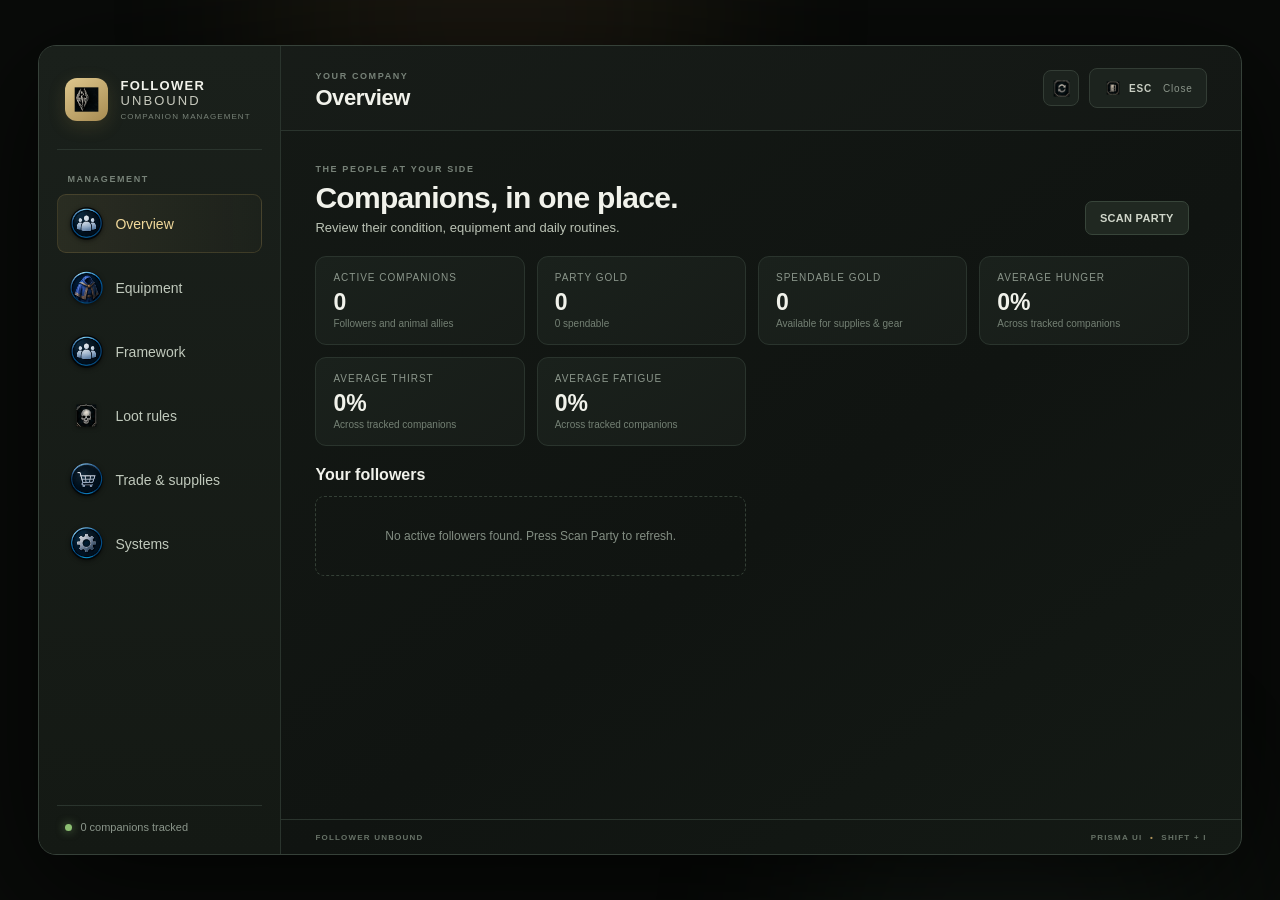
<file: PrismaUI/views/FollowerUnbound/index.html>
<!doctype html>
<html lang="en">
<head>
  <meta charset="utf-8"><meta name="viewport" content="width=device-width,initial-scale=1">
  <title>Follower Unbound</title><link rel="stylesheet" href="styles.css"><link rel="stylesheet" href="ui-polish.css">
</head>
<body>
  <div class="ambient ambient-a"></div><div class="ambient ambient-b"></div>
  <main class="shell">
    <aside class="rail">
      <div class="brand"><div class="brand-mark"> <img class="brand-icon" src="assets/icons/icon-logo.png" alt=""></div><div><b>FOLLOWER</b><b class="brand-light">UNBOUND</b><small>COMPANION MANAGEMENT</small></div></div>
      <div class="rail-label">MANAGEMENT</div>
      <nav id="navigation">
        <button class="nav-item active" data-page="overview"><img class="nav-icon" src="assets/icons/icon-followers.png" alt="">Overview</button>
        <button class="nav-item" data-page="equipment"><img class="nav-icon" src="assets/icons/icon-armor.png" alt="">Equipment</button>
        <button class="nav-item" data-page="framework"><img class="nav-icon" src="assets/icons/icon-followers.png" alt="">Framework</button>
        <button class="nav-item" data-page="loot"><img class="nav-icon" src="assets/icons/icon-skull.png" alt="">Loot rules</button>
        <button class="nav-item" data-page="economy"><img class="nav-icon" src="assets/icons/icon-cart.png" alt="">Trade & supplies</button>
        <button class="nav-item" data-page="settings"><img class="nav-icon" src="assets/icons/icon-settings.png" alt="">Systems</button>
      </nav>
      <div class="rail-bottom"><span class="status-dot"></span><span id="follower-count">Loading companions…</span></div>
    </aside>
    <section class="workspace">
      <header class="topbar"><div><span class="eyebrow">YOUR COMPANY</span><div class="top-title" id="page-title">Overview</div></div>
        <div class="top-actions"><button class="icon-button" id="refresh" title="Refresh followers"><img src="assets/icons/icon-refresh.png" alt=""></button><button class="close-button" id="close"><img src="assets/icons/icon-door.png" alt="">ESC <span>Close</span></button></div>
      </header>
      <div class="content" id="content"></div>
      <footer><span>FOLLOWER UNBOUND</span><span>PRISMA UI <i>•</i> SHIFT + I</span></footer>
    </section>
  </main>
  <div class="equip-prompt-backdrop" id="equip-prompt" hidden>
    <section class="equip-prompt-card" role="dialog" aria-modal="true" aria-labelledby="equip-prompt-title">
      <div class="equip-prompt-header-row">
        <span class="eyebrow">FOLLOWER EQUIPMENT</span>
        <span class="equip-prompt-slot-badge" id="equip-prompt-slot" hidden></span>
      </div>
      <h2 id="equip-prompt-title">A better item was found</h2>
      <p id="equip-prompt-summary"></p>
      <p id="equip-prompt-vendor" hidden></p>
      <p class="equip-prompt-reason" id="equip-prompt-reason"></p>
      <div class="equipment-offer-comparison" id="equipment-offer-comparison" hidden>
        <div><span>Current</span><strong id="equip-prompt-current-stats"></strong></div>
        <div><span>Offer</span><strong id="equip-prompt-candidate-stats"></strong></div>
        <div class="equipment-offer-price" id="equip-prompt-price-row"><span>Price</span><strong id="equip-prompt-price"></strong></div>
        <div class="equipment-offer-price" id="equip-prompt-funds-row"><span>Follower spendable gold</span><strong id="equip-prompt-funds"></strong></div>
      </div>
      <p class="equip-prompt-copy" id="equip-prompt-copy">Equip and protect this item? The previous item may become available for sale.</p>
      <div class="equip-prompt-actions"><button class="button secondary" id="equip-prompt-no">KEEP CURRENT</button><button class="button" id="equip-prompt-yes">EQUIP & PROTECT</button></div>
    </section>
  </div>
  <script src="app.js"></script>
</body>
</html>
</file>
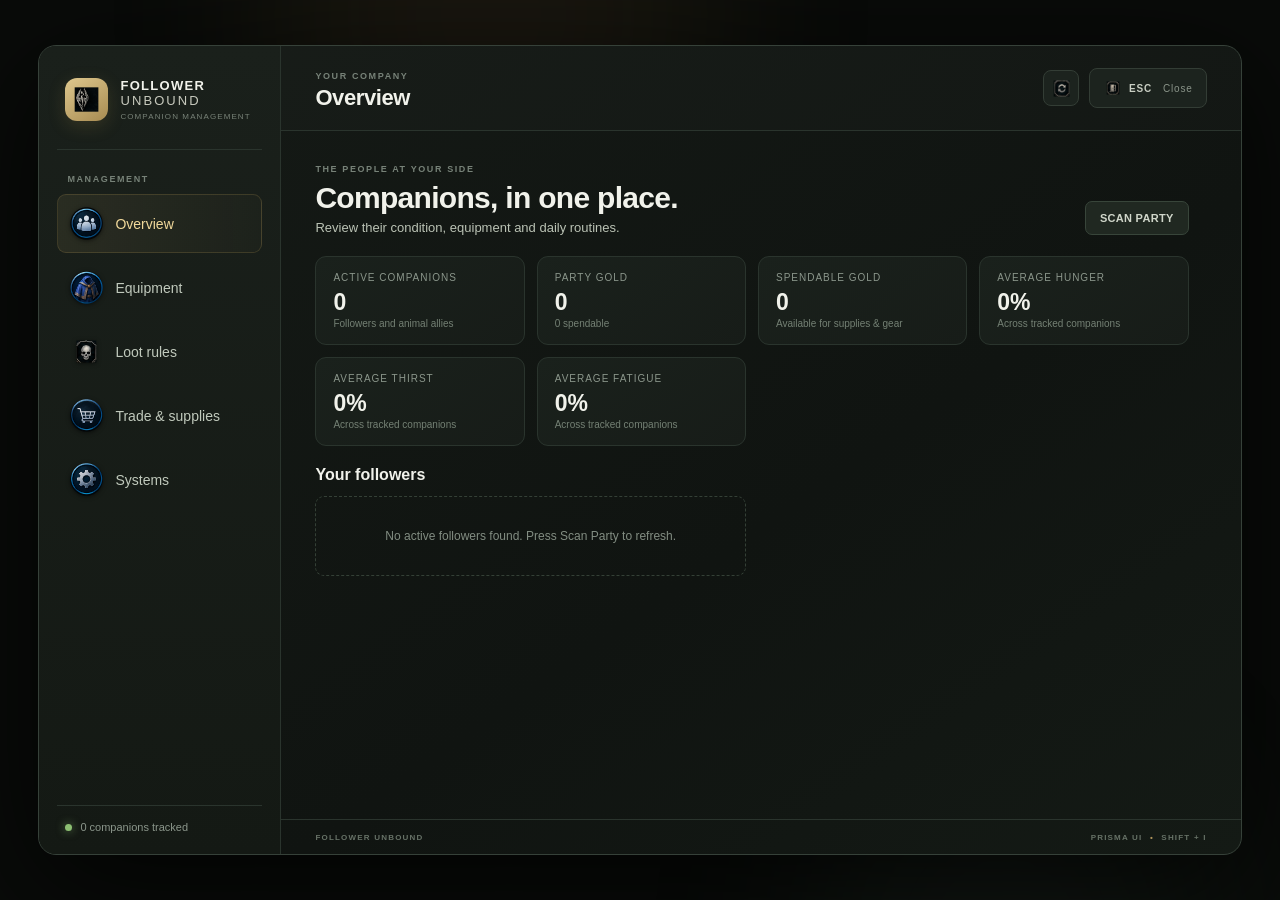
<file: Data/PrismaUI/views/FollowerUnbound/index.html>
<!doctype html>
<html lang="en">
<head>
  <meta charset="utf-8"><meta name="viewport" content="width=device-width,initial-scale=1">
  <title>Follower Unbound</title><link rel="stylesheet" href="styles.css"><link rel="stylesheet" href="ui-polish.css">
</head>
<body>
  <div class="ambient ambient-a"></div><div class="ambient ambient-b"></div>
  <main class="shell">
    <aside class="rail">
      <div class="brand"><div class="brand-mark"> <img class="brand-icon" src="assets/icons/icon-logo.png" alt=""></div><div><b>FOLLOWER</b><b class="brand-light">UNBOUND</b><small>COMPANION MANAGEMENT</small></div></div>
      <div class="rail-label">MANAGEMENT</div>
      <nav id="navigation">
        <button class="nav-item active" data-page="overview"><img class="nav-icon" src="assets/icons/icon-followers.png" alt="">Overview</button>
        <button class="nav-item" data-page="equipment"><img class="nav-icon" src="assets/icons/icon-armor.png" alt="">Equipment</button>
        <button class="nav-item" data-page="loot"><img class="nav-icon" src="assets/icons/icon-skull.png" alt="">Loot rules</button>
        <button class="nav-item" data-page="economy"><img class="nav-icon" src="assets/icons/icon-cart.png" alt="">Trade & supplies</button>
        <button class="nav-item" data-page="settings"><img class="nav-icon" src="assets/icons/icon-settings.png" alt="">Systems</button>
      </nav>
      <div class="rail-bottom"><span class="status-dot"></span><span id="follower-count">Loading companions…</span></div>
    </aside>
    <section class="workspace">
      <header class="topbar"><div><span class="eyebrow">YOUR COMPANY</span><div class="top-title" id="page-title">Overview</div></div>
        <div class="top-actions"><button class="icon-button" id="refresh" title="Refresh followers"><img src="assets/icons/icon-refresh.png" alt=""></button><button class="close-button" id="close"><img src="assets/icons/icon-door.png" alt="">ESC <span>Close</span></button></div>
      </header>
      <div class="content" id="content"></div>
      <footer><span>FOLLOWER UNBOUND</span><span>PRISMA UI <i>•</i> SHIFT + I</span></footer>
    </section>
  </main>
  <div class="equip-prompt-backdrop" id="equip-prompt" hidden>
    <section class="equip-prompt-card" role="dialog" aria-modal="true" aria-labelledby="equip-prompt-title">
      <div class="equip-prompt-header-row">
        <span class="eyebrow">FOLLOWER EQUIPMENT</span>
        <span class="equip-prompt-slot-badge" id="equip-prompt-slot" hidden></span>
      </div>
      <h2 id="equip-prompt-title">A better item was found</h2>
      <p id="equip-prompt-summary"></p>
      <p id="equip-prompt-vendor" hidden></p>
      <p class="equip-prompt-reason" id="equip-prompt-reason"></p>
      <div class="equipment-offer-comparison" id="equipment-offer-comparison" hidden>
        <div><span>Current</span><strong id="equip-prompt-current-stats"></strong></div>
        <div><span>Offer</span><strong id="equip-prompt-candidate-stats"></strong></div>
        <div class="equipment-offer-price" id="equip-prompt-price-row"><span>Price</span><strong id="equip-prompt-price"></strong></div>
        <div class="equipment-offer-price" id="equip-prompt-funds-row"><span>Follower spendable gold</span><strong id="equip-prompt-funds"></strong></div>
      </div>
      <p class="equip-prompt-copy" id="equip-prompt-copy">Equip and protect this item? The previous item may become available for sale.</p>
      <div class="equip-prompt-actions"><button class="button secondary" id="equip-prompt-no">KEEP CURRENT</button><button class="button" id="equip-prompt-yes">EQUIP & PROTECT</button></div>
    </section>
  </div>
  <script src="app.js"></script>
</body>
</html>
</file>
<file: PrismaUI/views/FollowerUnbound/styles.css>
:root{color-scheme:dark;--bg:#101411;--panel:#171c18;--panel2:#1c231e;--line:#2a342d;--text:#f1f2eb;--muted:#8b968b;--gold:#d2b575;--green:#a9c78b;--red:#d68672;--blue:#9eb8d6;font-family:'Segoe UI',Arial,sans-serif}*{box-sizing:border-box}html,body{margin:0;width:100%;height:100%;overflow:hidden;background:transparent;color:var(--text)}body{display:grid;place-items:center;background:rgba(4,7,5,.62)}button,input{font:inherit}.ambient{position:fixed;border-radius:50%;filter:blur(90px);opacity:.11;pointer-events:none}.ambient-a{width:470px;height:470px;background:#9b7942;top:-220px;left:20%}.ambient-b{width:420px;height:420px;background:#52755b;bottom:-240px;right:5%}.shell{position:relative;width:min(1470px,94vw);height:min(900px,90vh);min-height:560px;display:grid;grid-template-columns:242px 1fr;background:linear-gradient(145deg,#151a16 0%,#101411 60%,#141a15 100%);border:1px solid #364139;border-radius:18px;overflow:hidden;box-shadow:0 30px 120px #000b}.rail{display:flex;flex-direction:column;padding:28px 18px 18px;background:linear-gradient(180deg,#1a201b,#141914);border-right:1px solid var(--line)}.brand{display:flex;align-items:center;gap:12px;padding:4px 8px 28px;border-bottom:1px solid var(--line)}.brand-mark{width:43px;height:43px;border-radius:12px;display:grid;place-items:center;color:#1a1e17;background:linear-gradient(145deg,#dfc88e,#a78b51);font:800 15px Arial;letter-spacing:-1px;box-shadow:0 5px 18px #bb9a4a2c}.brand b{display:block;font:800 13px Arial;letter-spacing:1.3px}.brand .brand-light{font-weight:500;color:#c8cabe;letter-spacing:2.1px}.brand small{display:block;color:#788278;font-size:8px;letter-spacing:1.1px;margin-top:4px}.rail-label,.eyebrow{font-size:9px;font-weight:700;letter-spacing:1.6px;color:#778278}.rail-label{padding:24px 10px 10px}.rail nav{display:grid;gap:5px}.nav-item{width:100%;display:flex;align-items:center;gap:12px;border:1px solid transparent;background:transparent;color:#9ba59a;text-align:left;padding:12px;border-radius:9px;cursor:pointer;font-size:13px;transition:.15s}.nav-item:hover{background:#ffffff08;color:#e7e9e0}.nav-item.active{background:linear-gradient(90deg,#d2b57518,#d2b57506);border-color:#ad92513a;color:#f0d89a}.nav-icon{width:18px;text-align:center;color:#a69a76;font-size:15px}.rail-bottom{margin-top:auto;border-top:1px solid var(--line);padding:15px 8px 3px;display:flex;align-items:center;gap:8px;color:#8b968b;font-size:11px}.status-dot{width:7px;height:7px;background:#8cbf72;box-shadow:0 0 10px #8cbf72aa;border-radius:50%}.workspace{display:flex;min-width:0;flex-direction:column}.topbar{height:85px;flex:0 0 85px;display:flex;align-items:center;justify-content:space-between;padding:0 34px;border-bottom:1px solid var(--line);background:#ffffff03}.top-title{font:700 22px Arial;letter-spacing:-.4px;margin-top:2px}.top-actions{display:flex;align-items:center;gap:10px}.icon-button,.close-button{border:1px solid #333d35;background:#1c231e;color:#c9cec3;border-radius:8px;cursor:pointer}.icon-button{width:36px;height:36px;font-size:21px}.icon-button:hover,.close-button:hover{border-color:#a98b4c;color:#f3d994}.close-button{padding:9px 13px;font-size:10px;font-weight:700;letter-spacing:.8px}.close-button span{color:#8a9489;font-weight:500;margin-left:5px}.content{padding:27px 34px 22px;overflow:auto;flex:1}.content::-webkit-scrollbar{width:7px}.content::-webkit-scrollbar-thumb{background:#39433b;border-radius:8px}.hero{display:flex;align-items:flex-end;justify-content:space-between;margin-bottom:21px}.hero h1{margin:5px 0 5px;font:700 27px Arial;letter-spacing:-.7px}.hero p{color:#8d978c;font-size:12px;margin:0}.button{border:1px solid #8a7544;background:linear-gradient(135deg,#d2b575,#ad925a);color:#191b15;font-weight:700;font-size:11px;padding:10px 14px;border-radius:7px;cursor:pointer;letter-spacing:.3px}.button:hover{filter:brightness(1.09)}.button.secondary{background:#202821;border-color:#38453a;color:#d0d6ca}.button.danger{background:#2b201d;border-color:#6a3e36;color:#e7a191}.stats{display:grid;grid-template-columns:repeat(4,1fr);gap:12px;margin:20px 0}.stat-card,.panel,.follower-card,.gear-card{background:linear-gradient(145deg,#1a211c,#171c18);border:1px solid var(--line);border-radius:11px}.stat-card{padding:15px 17px}.stat-label{color:#8b968b;font-size:10px;text-transform:uppercase;letter-spacing:1px}.stat-value{font:700 23px Arial;margin-top:6px}.stat-hint{font-size:10px;color:#748074;margin-top:2px}.section-title{font:700 14px Arial;margin:0 0 12px}.follower-grid{display:grid;grid-template-columns:repeat(2,minmax(0,1fr));gap:12px}.follower-card{padding:16px;cursor:pointer;transition:.15s}.follower-card:hover,.follower-card.selected{border-color:#9d854c;transform:translateY(-1px)}.follower-top{display:flex;align-items:center;justify-content:space-between}.follower-name{font:700 15px Arial}.role-pill,.tag{font-size:9px;border-radius:999px;padding:5px 8px;color:#d8c58f;background:#d2b57512;border:1px solid #d2b57530}.follower-sub{color:#838e83;font-size:10px;margin-top:4px}.bars{display:grid;gap:8px;margin-top:15px}.bar-label{display:flex;justify-content:space-between;color:#a4ada1;font-size:10px;margin-bottom:4px}.bar{height:5px;background:#2b342c;border-radius:8px;overflow:hidden}.bar i{height:100%;display:block;border-radius:8px;background:var(--green)}.bar.thirst i{background:#8eb5d5}.bar.fatigue i{background:#d1ad70}.card-foot{display:flex;justify-content:space-between;border-top:1px solid #29312b;margin-top:13px;padding-top:11px;color:#8d978d;font-size:10px}.panel{padding:17px;margin-bottom:14px}.toolbar{display:flex;align-items:center;justify-content:space-between;gap:12px;margin-bottom:14px}.select{background:#202821;border:1px solid #354038;border-radius:7px;color:#e7e9e0;padding:9px 11px;min-width:190px}.tabs{display:flex;gap:6px;border-bottom:1px solid var(--line);margin-bottom:14px}.tab{padding:9px 12px;border:0;border-bottom:2px solid transparent;background:none;color:#8e988e;cursor:pointer;font-size:11px}.tab.active{border-color:var(--gold);color:#e7d29b}.gear-list{display:grid;gap:7px}.gear-card{display:flex;gap:12px;align-items:center;padding:10px 12px}.gear-card input[type=checkbox],.toggle input{accent-color:#ceb06d}.gear-name{font-size:12px;font-weight:600;flex:1}.gear-meta{font-size:10px;color:#8a958a}.gear-state{font-size:9px;color:#d4bd83}.empty{padding:32px;text-align:center;color:#828d82;border:1px dashed #344036;border-radius:9px;font-size:12px}.toggle-grid{display:grid;grid-template-columns:repeat(2,minmax(0,1fr));gap:9px}.toggle-row{display:flex;align-items:center;justify-content:space-between;gap:14px;padding:12px 13px;border:1px solid #2d372f;border-radius:8px;background:#ffffff03}.toggle-title{font-size:12px;font-weight:600}.toggle-copy{display:block;font-size:10px;color:#829082;margin-top:3px}.toggle{position:relative;display:inline-flex;align-items:center}.toggle input{width:16px;height:16px}.number-input{width:58px;border:1px solid #3b473d;background:#111713;border-radius:6px;color:#e4e7de;padding:6px 8px}.group-label{color:#c7b27a;font-size:10px;font-weight:700;letter-spacing:1px;margin:18px 0 9px}.settings-columns{display:grid;grid-template-columns:1fr 1fr;gap:14px}.notice{font-size:10px;color:#929c91;margin:0 0 12px}.footer-actions{display:flex;gap:8px;justify-content:flex-end;margin-top:14px}footer{height:35px;flex:0 0 35px;border-top:1px solid var(--line);display:flex;justify-content:space-between;align-items:center;padding:0 34px;color:#677267;font-size:8px;font-weight:700;letter-spacing:1.2px}footer i{font-style:normal;color:#ad925a;margin:0 4px}.toast{position:fixed;bottom:35px;right:35px;background:#222b24;border:1px solid #63714f;color:#dce6cf;padding:10px 14px;border-radius:8px;font-size:11px;box-shadow:0 8px 30px #0008;animation:fade 2.4s forwards}@keyframes fade{0%,70%{opacity:1}100%{opacity:0}}@media(max-width:850px){.shell{grid-template-columns:190px 1fr}.content{padding:22px}.stats{grid-template-columns:repeat(2,1fr)}.follower-grid{grid-template-columns:1fr}}@media(max-width:640px){.shell{width:100vw;height:100vh;border-radius:0;grid-template-columns:62px 1fr}.rail{padding:15px 7px}.brand{padding:4px 2px 18px}.brand>div:last-child,.rail-label,.nav-item:not(.active){font-size:0}.brand-mark{width:42px;height:42px}.nav-item{justify-content:center;padding:12px 0;font-size:0}.nav-icon{font-size:17px}.rail-bottom{font-size:0;justify-content:center}.topbar{padding:0 18px}.content{padding:18px}.toggle-grid,.settings-columns{grid-template-columns:1fr}footer{padding:0 18px}}

/* Trade & supplies layout: constrained inner lists keep every item reachable. */
.workspace{min-height:0}.content{min-height:0}.economy-panel{min-height:0}.economy-tabs{margin-top:14px}.trade-panel{min-height:0}.trade-panel-head{display:flex;justify-content:space-between;align-items:flex-start;gap:16px;padding:4px 2px 12px;border-bottom:1px solid var(--line)}.trade-panel-head .section-title{margin-bottom:4px}.trade-panel-head p{margin:0;color:#879387;font-size:11px;line-height:1.5}.trade-col-label{color:var(--gold);font-size:9px;font-weight:700;letter-spacing:1.2px}.trade-list{max-height:min(52vh,500px);overflow-y:auto;overscroll-behavior:contain;padding:4px 7px 4px 0}.trade-list::-webkit-scrollbar{width:7px}.trade-list::-webkit-scrollbar-thumb{background:#39443a;border-radius:8px}.trade-row{min-height:48px;display:grid;grid-template-columns:minmax(0,1fr) 150px 34px;align-items:center;gap:14px;padding:7px 9px;border-bottom:1px solid #28312a}.trade-row:hover,.sale-row:hover{background:#ffffff05}.trade-item{display:flex;align-items:center;gap:12px;min-width:0}.trade-name{font-size:12px;font-weight:600}.stock-badge{font-size:8px;letter-spacing:.5px;color:#849184;white-space:nowrap}.stock-badge b{color:#d8c58f;font-size:10px;margin-left:4px}.trade-target{display:flex;align-items:center;justify-content:space-between;gap:8px;color:#899488;font-size:10px;white-space:nowrap}.trade-target .number-input{width:60px}.auto-rule{font-size:9px;color:#829082;text-align:center}.sale-grid{display:grid;grid-template-columns:repeat(3,minmax(0,1fr));gap:16px;padding-top:10px}.sale-group{min-width:0}.sale-group .group-label{margin:8px 0}.sale-row{min-height:42px;display:flex;align-items:center;justify-content:space-between;gap:12px;padding:8px 10px;border:1px solid #2b352d;border-radius:7px;margin-bottom:6px;background:#ffffff02;color:#d5d9d0;font-size:11px}.craft-list{max-width:520px;padding-top:10px}.economy-panel>.section-title{margin-bottom:0}@media(max-width:850px){.sale-grid{grid-template-columns:repeat(2,minmax(0,1fr))}.trade-row{grid-template-columns:minmax(0,1fr) 128px 30px;gap:8px}}@media(max-width:640px){.sale-grid{grid-template-columns:1fr}.trade-row{grid-template-columns:minmax(0,1fr) 112px 28px;padding-left:3px;padding-right:3px}.trade-target{font-size:9px}.trade-name{font-size:11px}.stock-badge{font-size:7px}}
</file>
<file: PrismaUI/views/FollowerUnbound/ui-polish.css>
.follower-picker-wrap{display:grid;gap:6px;min-width:310px;color:#c7b27a;font-size:9px;font-weight:700;letter-spacing:1.1px}
.select.follower-picker{width:100%;height:48px;min-width:310px;padding:0 15px;font-size:15px;font-weight:600;border-color:#75633d;background:#202821}
.gear-list{grid-template-columns:repeat(auto-fill,minmax(155px,1fr));gap:11px;align-content:start}
.gear-list>.empty{grid-column:1/-1}
.content{min-height:0;overscroll-behavior:contain}
.toolbar{align-items:flex-start;flex-wrap:wrap}
.equipment-content{display:flex;flex-direction:column;min-height:0;overflow:hidden}
.equipment-content>.hero{flex:0 0 auto}
.equipment-content>.equipment-panel{display:flex;flex:1 1 0;flex-direction:column;min-height:0;overflow:hidden;margin-bottom:0}
.equipment-panel>.toolbar,.equipment-panel>.tabs{flex:0 0 auto}
.equipment-panel>.gear-list{display:grid;flex:1 1 0;min-height:0;max-height:none;overflow-y:auto;overflow-x:hidden;grid-template-columns:repeat(auto-fill,minmax(155px,1fr));grid-auto-rows:min-content;align-content:start;padding:3px 10px 8px 2px;scrollbar-width:thin;scrollbar-color:#59624c #171c18}
.equipment-panel>.gear-list::-webkit-scrollbar{width:9px}
.equipment-panel>.gear-list::-webkit-scrollbar-track{background:#171c18;border-radius:8px}
.equipment-panel>.gear-list::-webkit-scrollbar-thumb{background:#59624c;border:2px solid #171c18;border-radius:8px}
.gear-card{position:relative;min-height:158px;aspect-ratio:1/1;display:flex;flex-direction:column;align-items:flex-start;justify-content:flex-end;gap:8px;padding:15px;text-align:left;color:var(--text);cursor:pointer;transition:border-color .15s,background .15s,transform .15s}
.gear-card:hover{border-color:#9d854c;transform:translateY(-2px)}
.gear-card:focus-visible{outline:2px solid var(--gold);outline-offset:2px}
.gear-card.chosen{border-color:#d2b575;background:linear-gradient(145deg,#3b3424,#20251e);box-shadow:inset 0 0 0 1px #d2b57555}
.gear-check{position:absolute;top:12px;left:12px;width:25px;height:25px;display:grid;place-items:center;border:1px solid #536052;border-radius:6px;background:#111713;color:#1b2119;font-size:16px;font-weight:800}
.gear-card.chosen .gear-check{border-color:#d2b575;background:#d2b575}
.gear-name{padding-top:26px;font-size:13px;line-height:1.35}
.gear-meta{font-size:11px}
.gear-state{position:relative;z-index:1;display:flex;align-items:center;gap:6px;margin-top:3px;padding:6px 8px;border:1px solid #404837;border-radius:6px;background:#141a15;font-size:10px;cursor:pointer}
.gear-state input{accent-color:#ceb06d}
.toggle-row{min-height:54px;padding:13px 15px}
.toggle-title{font-size:13px}
.toggle input{width:19px;height:19px;cursor:pointer}
.equip-prompt-backdrop{position:fixed;inset:0;z-index:1000;display:grid;place-items:center;padding:24px;background:#050806d9;backdrop-filter:blur(8px)}
.equip-prompt-backdrop[hidden]{display:none}
.equip-prompt-card{width:min(520px,92vw);padding:30px;border:1px solid #877044;border-radius:14px;background:linear-gradient(145deg,#202720,#121713);box-shadow:0 24px 90px #000c}
.equip-prompt-card h2{margin:8px 0 18px;font:700 23px Arial;color:#f0d89a}
.equip-prompt-card p{margin:9px 0;color:#c8d0c5;font-size:14px;line-height:1.55}
.equip-prompt-card strong{color:#fff0c4}
.equip-prompt-card .equip-prompt-reason{color:#d2b575;font-size:12px}
.equip-prompt-card .equip-prompt-copy{color:#8f9a8e;font-size:11px}
.equip-prompt-actions{display:flex;justify-content:flex-end;gap:10px;margin-top:24px}
.equipment-offer-comparison{display:grid;grid-template-columns:1fr 1fr;gap:10px;margin:18px 0;padding:12px;border:1px solid #414a3b;border-radius:9px;background:#111713}
.equipment-offer-comparison[hidden]{display:none}
.equipment-offer-comparison>div{display:grid;gap:6px;padding:8px}
.equipment-offer-comparison span{color:#9ca493;font-size:10px;font-weight:700;letter-spacing:.8px;text-transform:uppercase}
.equipment-offer-comparison strong{color:#f1e6c8;font-size:13px;line-height:1.4;overflow-wrap:anywhere}
.equipment-offer-comparison .gear-stat-name,.equipment-offer-comparison .gear-stat-details{display:flex;align-items:center;gap:7px}
.equipment-offer-comparison .gear-stat-name{font-size:14px}
.equipment-offer-comparison .gear-stat-details{display:block;color:#c2c9bd;font-size:12px;line-height:1.55}
.equipment-offer-comparison.loot-upgrade{grid-template-columns:1fr;gap:8px}
.equipment-offer-comparison.loot-upgrade>div:not(.equipment-offer-price){padding:11px 13px;border:1px solid #343d33;border-radius:7px;background:#171e19}
.equipment-offer-comparison.loot-upgrade>div:nth-child(2){border-color:#75643f;background:#211f17}
.equipment-offer-comparison.loot-upgrade>div>span{font-size:10px}
.equipment-offer-comparison.loot-upgrade>div>strong{display:grid;gap:4px}
.equipment-offer-comparison .equipment-offer-price{grid-column:1/-1;display:flex;justify-content:space-between;border-top:1px solid #343c32;padding-top:12px}
.equipment-offer-comparison .equipment-offer-price[hidden]{display:none}
.equipment-offer-comparison .equipment-offer-price strong{color:#e4c77f}
@media(max-width:850px){.follower-picker-wrap,.select.follower-picker{min-width:230px}}

/* Larger race/sex portraits and selection cards on the follower overview. */
.follower-card{min-height:190px;display:flex;align-items:stretch;gap:18px;padding:16px}
.follower-portrait{width:100px;height:154px;flex:0 0 100px;object-fit:cover;object-position:center top;border:1px solid #77633d;border-radius:7px;background:linear-gradient(145deg,#34382d,#1d211c);box-shadow:0 4px 14px #0005}
.follower-portrait.portrait-missing{display:none}
.follower-card-body{min-width:0;flex:1;display:flex;flex-direction:column;justify-content:space-between}
.follower-card-body .follower-sub{text-transform:capitalize}
.toggle-row{cursor:pointer}
.toggle input{accent-color:#d2b575}
@media(max-width:640px){.follower-card{min-height:0;gap:12px;padding:12px}.follower-portrait{width:76px;height:116px;flex-basis:76px}}
/* Controls and item identity across every PrismaUI page. */
.follower-picker-wrap{display:grid;gap:7px;min-width:390px;color:#c7b27a;font-size:10px;font-weight:700;letter-spacing:1.2px}
.follower-picker-control{display:flex;align-items:center;gap:10px;padding:7px;border:1px solid #75633d;border-radius:10px;background:#202821;min-height:76px}
.select.follower-picker{width:100%;height:58px;min-width:0;padding:0 14px;font-size:17px;font-weight:650;border-color:#414b3c;background:#171e18}
.picker-portrait{width:52px;height:60px;flex:0 0 52px;object-fit:cover;object-position:top center;border:1px solid #77633d;border-radius:6px;background:#171e18}
.picker-placeholder{display:grid;place-items:center;color:#d2b575;font-size:28px}
.follower-picker-wrap>span:first-child{font-size:10px}
.item-icon{display:inline-grid;place-items:center;width:24px;height:24px;flex:0 0 24px;margin-right:8px;border:1px solid #a9905638;border-radius:6px;background:linear-gradient(145deg,#d2b57518,#ffffff04);font-size:15px;line-height:1}
.toggle-title .item-icon{vertical-align:middle}
.toggle-copy-wrap{min-width:0;display:block}
.item-label{display:inline-flex;align-items:center;min-width:0}
.gear-card{position:relative;min-height:158px;aspect-ratio:1/1;display:flex;flex-direction:column;align-items:flex-start;justify-content:flex-end;gap:8px;padding:15px;text-align:left;color:var(--text);cursor:pointer;transition:border-color .15s,background .15s,transform .15s}
.gear-card:hover{border-color:#9d854c;transform:translateY(-2px)}
.gear-card:focus-visible{outline:2px solid var(--gold);outline-offset:2px}
.gear-card.chosen{border-color:#d2b575;background:linear-gradient(145deg,#3b3424,#20251e);box-shadow:inset 0 0 0 1px #d2b57555}
.gear-check{position:absolute;top:12px;left:12px;width:30px;height:30px;display:grid;place-items:center;border:2px solid #8a987f;border-radius:7px;background:#0c120e;color:#172015;font-size:19px;font-weight:900;box-shadow:0 2px 8px #0009}
.gear-card.chosen .gear-check{border-color:#f0d89a;background:#d2b575;color:#13170f}
.equipped-tag{display:inline-flex;align-items:center;min-height:25px;padding:4px 9px;border:1px solid #78a9c9;border-radius:999px;background:#17364a;color:#c5eaff;font-size:11px;font-weight:800;letter-spacing:.7px;box-shadow:0 0 12px #2581b333}
.gear-name{padding-top:30px;font-size:13px;line-height:1.35}
.gear-name .item-icon{width:28px;height:28px;flex-basis:28px;font-size:17px}
.gear-meta{font-size:11px}
.gear-state{position:relative;z-index:1;display:flex;align-items:center;gap:7px;margin-top:3px;padding:7px 9px;border:1px solid #404837;border-radius:6px;background:#141a15;font-size:10px;cursor:pointer}
.gear-state input{width:19px;height:19px;accent-color:#ceb06d}
.toggle-row{min-height:58px;padding:14px 16px}
.toggle input{width:23px;height:23px;flex:0 0 23px;cursor:pointer;accent-color:#d2b575}
.trade-row{min-height:58px;grid-template-columns:minmax(0,1fr) 170px 42px;gap:16px;padding:9px 12px}
.trade-row>.toggle{width:38px;height:38px;justify-content:center;border:1px solid #58674f;border-radius:8px;background:#111713}
.trade-row>.toggle input{width:25px;height:25px}
.trade-name{display:flex;align-items:center;font-size:13px}
.stock-badge{font-size:9px}
.trade-target .number-input{width:68px;height:34px;text-align:center;font-size:14px}
.sale-row{min-height:48px;padding:9px 12px;font-size:12px}
.sale-row .toggle{width:36px;height:36px;justify-content:center;border:1px solid #485444;border-radius:7px;background:#111713}
.sale-row .toggle input{width:23px;height:23px}
.follower-card{min-height:210px}
.follower-portrait{width:112px;height:170px;flex-basis:112px}
.follower-card-body .item-icon{width:20px;height:20px;flex-basis:20px;margin-right:5px}
@media(max-width:850px){.follower-picker-wrap{min-width:280px}.follower-picker-control{min-height:66px}.picker-portrait{width:45px;height:52px;flex-basis:45px}.select.follower-picker{height:50px;font-size:15px}.trade-row{grid-template-columns:minmax(0,1fr) 142px 38px;gap:9px}}
@media(max-width:640px){.follower-picker-wrap{min-width:0;width:100%}.hero{align-items:stretch;flex-direction:column;gap:14px}.follower-card{min-height:0}.follower-portrait{width:82px;height:126px;flex-basis:82px}.trade-row{grid-template-columns:minmax(0,1fr) 112px 36px;gap:6px}.trade-target{font-size:9px}.trade-target .number-input{width:48px;height:30px}.trade-name{font-size:11px}.stock-badge{font-size:7px}.trade-row>.toggle{width:34px;height:34px}}
/* Keep the selection mark clear of the item icon and title. */
.gear-check{left:auto;right:12px;top:12px;width:28px;height:28px;border-width:2px;z-index:2}
.gear-name{display:flex;align-items:center;gap:7px;padding:34px 30px 0 0;min-width:0;overflow:visible}
.gear-name .item-icon{width:30px;height:30px;flex:0 0 30px;margin:0;font-size:20px;line-height:1;overflow:visible}
.gear-name>span:last-child{min-width:0;overflow-wrap:anywhere}
.trade-name .item-icon,.item-label .item-icon,.toggle-title .item-icon{width:26px;height:26px;flex:0 0 26px;margin-right:9px;font-size:18px;line-height:1;overflow:visible}
.gear-card input[data-gear-select]{position:absolute;top:12px;right:12px;left:auto;width:28px;height:28px;margin:0;z-index:2;accent-color:#d2b575}
@media(max-width:850px){.gear-name{padding-right:28px}}
/* Per-follower savings controls in Trade & Supplies. */
.savings-panel{margin:10px 0 14px;padding:14px 16px;border:1px solid #665638;border-radius:10px;background:linear-gradient(130deg,#d2b57510,#ffffff02)}
.savings-heading{display:flex;align-items:center;gap:12px}
.savings-heading>div{min-width:0;flex:1}
.savings-heading .section-title{display:flex;align-items:center;gap:8px;margin:0 0 4px}
.savings-heading p{margin:0;color:#8f998d;font-size:10px;line-height:1.45}
.savings-icon{width:34px;height:34px;flex:0 0 34px;display:grid;place-items:center;border:1px solid #a9905648;border-radius:9px;background:#d2b57518;color:#e5cc89;font-size:22px}
.savings-switch{width:42px;height:42px;justify-content:center;border:1px solid #58674f;border-radius:8px;background:#111713}
.savings-switch input{width:24px;height:24px}
.savings-controls{display:flex;align-items:end;gap:16px;margin:13px 0 0 46px;padding-top:11px;border-top:1px solid #ffffff0c}
.savings-controls>label{display:grid;gap:5px;color:#899488;font-size:10px}
.savings-controls .number-input{height:33px;width:125px;font-size:13px}
.savings-controls .percent-input{display:flex;align-items:center;gap:6px}
.savings-controls .percent-input .number-input{width:80px}
.savings-controls .percent-input b{color:#d2b575;font-size:13px}
.savings-balance{display:grid;gap:5px;margin-right:auto;color:#899488;font-size:10px}
.savings-balance strong{color:#e2d1a6;font-size:13px}
@media(max-width:640px){.savings-panel{padding:11px}.savings-controls{margin-left:0;gap:9px;flex-wrap:wrap}.savings-controls .number-input{width:96px}.savings-controls .percent-input .number-input{width:68px}.savings-balance{width:100%;margin:0}}
.settings-actions{display:flex;align-items:flex-end;gap:12px}
.settings-actions .follower-picker-wrap{min-width:330px}
.savings-setting{display:flex;align-items:center;justify-content:space-between;gap:18px}
.savings-setting>div{display:grid;gap:6px;color:#8d978c;font-size:11px}
.savings-setting>div strong{color:var(--text);font-size:14px}
.savings-setting label{display:grid;gap:6px;color:#c7b27a;font-size:10px;font-weight:700}
.savings-target-input{width:145px;height:38px;font-size:15px}
@media(max-width:850px){.settings-actions{align-items:stretch;flex-direction:column}.settings-actions .follower-picker-wrap{min-width:0}.savings-setting{align-items:flex-start;flex-direction:column}}
.buy-supplies-list{max-height:min(58vh,560px);padding-right:8px}.purchase-category{padding:0 4px 10px;margin-bottom:4px;border-bottom:1px solid #2b352d}.purchase-category .group-label{position:sticky;top:0;z-index:2;margin:0;padding:11px 5px 8px;background:#171c18;border-bottom:1px solid #303a31}.purchase-category .trade-row:last-child{border-bottom:0}.ingredient-category p{margin:4px 5px 10px;color:#879387;font-size:10px;line-height:1.45}
.buy-category-grid{display:grid;grid-template-columns:repeat(3,minmax(0,1fr));gap:14px;padding:8px 2px 12px}.buy-category-card{aspect-ratio:1.45;min-height:150px;display:flex;flex-direction:column;align-items:flex-start;justify-content:flex-start;gap:9px;padding:18px;border:1px solid #303a31;border-radius:13px;background:linear-gradient(145deg,#1d251f,#151a16);color:var(--text);text-align:left;cursor:pointer;transition:border-color .16s,transform .16s,background .16s}.buy-category-card:hover,.buy-category-card:focus-visible{border-color:#b39b62;background:linear-gradient(145deg,#252d24,#191f19);transform:translateY(-2px);outline:none}.buy-category-icon{font-size:25px;line-height:1}.buy-category-title{font-size:13px;font-weight:750;color:#e5d6b3}.buy-category-description{font-size:10px;line-height:1.4;color:#899488}.buy-category-arrow{display:flex;justify-content:space-between;align-items:center;gap:8px;width:100%;margin-top:auto;padding-top:8px;border-top:1px solid #303a31;color:#a9986f;font-size:9px;font-weight:750;letter-spacing:.08em}.buy-category-arrow b{font-size:15px}.buy-category-view-head{display:flex;align-items:center;gap:16px;margin:4px 0 12px}.buy-category-view-head>div{display:grid;gap:4px}.buy-category-view-head p{margin:0;color:#879387;font-size:10px}.buy-category-view-head .section-title{margin:0}.craft-option{cursor:help}.recipe-tooltip{position:fixed;z-index:10000;display:none;max-width:min(410px,calc(100vw - 24px));padding:11px 13px;border:1px solid #a99460;border-radius:8px;background:#101511;color:#eee2c5;box-shadow:0 8px 28px #000b;font-size:11px;line-height:1.5;white-space:normal;pointer-events:none}.recipe-tooltip.visible{display:block}
@media(max-width:920px){.buy-category-grid{grid-template-columns:repeat(2,minmax(0,1fr))}}
@media(max-width:560px){.buy-category-grid{grid-template-columns:1fr}.buy-category-card{aspect-ratio:auto;min-height:126px}.buy-category-view-head{align-items:flex-start;flex-direction:column}}
.brand-mark{overflow:hidden;padding:3px}.brand-icon{width:100%;height:100%;object-fit:contain;filter:sepia(.18) brightness(1.15)}
.nav-icon{display:block;width:29px;height:29px;flex:0 0 29px;object-fit:contain;border-radius:0;filter:drop-shadow(0 1px 2px #0008)}
.item-icon{display:block;object-fit:contain;border:0;border-radius:0;background:none;font-size:initial;line-height:normal}
.inline-icon{display:inline-block;width:20px;height:20px;vertical-align:middle;object-fit:contain;margin-right:4px}
.buy-category-icon{width:44px;height:44px;object-fit:contain;font-size:initial;line-height:normal}
.savings-icon{object-fit:contain;border:0;border-radius:0;background:none;color:inherit;font-size:initial}
.top-actions .icon-button{display:grid;place-items:center;padding:4px}.top-actions .icon-button img{width:25px;height:25px;object-fit:contain}
.close-button{display:inline-flex;align-items:center;gap:6px}.close-button img{width:20px;height:20px;object-fit:contain}
/* Larger, higher-contrast controls and scroll areas for comfortable reading. */
.content{padding-right:42px;scrollbar-gutter:stable;scrollbar-width:thin;scrollbar-color:#9b895c #171d18}
.content::-webkit-scrollbar{width:13px}
.content::-webkit-scrollbar-track{background:#171d18;border-left:1px solid #313a31}
.content::-webkit-scrollbar-thumb{background:#81734f;border:3px solid #171d18;border-radius:10px}
.trade-list,.buy-supplies-list{padding:8px 18px 10px 5px;scrollbar-gutter:stable;scrollbar-width:thin;scrollbar-color:#a08e60 #131914}
.trade-list::-webkit-scrollbar{width:13px}
.trade-list::-webkit-scrollbar-track{background:#131914;border-left:1px solid #303a30;border-radius:8px}
.trade-list::-webkit-scrollbar-thumb{background:#81734f;border:3px solid #131914;border-radius:10px}
.trade-row,.sale-row,.toggle-row{background:#1b231d;color:#e8e9df;border-color:#3b473c}
.trade-row:hover,.sale-row:hover,.toggle-row:hover{background:#252e26;border-color:#796a46}
.group-label,.purchase-category .group-label{font-size:12px;color:#e0c983;letter-spacing:1.05px}
.purchase-category .group-label{background:#171d18;border-bottom-color:#465144}
.section-title{font-size:16px}
.hero h1{font-size:30px}
.hero p,.trade-panel-head p{font-size:13px;color:#bbc3b5}
.trade-name,.toggle-title{font-size:15px}
.sale-row,.trade-target,.toggle-row{font-size:13px}
.toggle-copy{font-size:12px;color:#b0bbad}
.stock-badge{font-size:10px;color:#b5c0b2}
.stock-badge b{font-size:12px;color:#f0d89a}
.trade-row{min-height:64px;grid-template-columns:minmax(0,1fr) 180px 44px;gap:18px;padding:10px 13px}
.trade-target{gap:10px}
.trade-target .number-input{width:76px;height:38px;font-size:15px}
.trade-row>.toggle{width:42px;height:42px}
.trade-row>.toggle input,.sale-row .toggle input,.toggle-row .toggle input{width:27px;height:27px}
.sale-row{min-height:56px;padding:11px 13px}
.item-icon{width:30px;height:30px;flex-basis:30px}
.trade-name .item-icon,.item-label .item-icon,.toggle-title .item-icon{width:34px;height:34px;flex-basis:34px}
.gear-name .item-icon{width:38px;height:38px;flex-basis:38px}
.gear-name{font-size:15px}
.gear-meta,.gear-state{font-size:12px}
.buy-category-grid{gap:16px}
.buy-category-card{gap:11px;padding:20px;background:#1c241e;border-color:#3b473c}
.buy-category-icon{width:52px;height:52px}
.buy-category-title{font-size:15px;color:#f0e3c3}
.buy-category-description{font-size:12px;color:#b7c1b3}
.buy-category-arrow{font-size:11px;color:#d7c184}
.recipe-tooltip{font-size:13px;color:#fff1cc;max-width:min(460px,calc(100vw - 24px))}
.follower-name{font-size:17px}
.follower-sub,.bar-label,.card-foot{font-size:12px;color:#b3bdb0}
.role-pill,.tag{font-size:10px}
.nav-item{font-size:14px;color:#c0c9bc}
.nav-icon{width:33px;height:33px;flex-basis:33px}
.picker-portrait{width:58px;height:66px;flex-basis:58px}
.select.follower-picker{font-size:18px}
.savings-heading p,.savings-balance,.savings-controls>label{font-size:12px;color:#b2bcae}
.savings-balance strong{font-size:15px}
@media(max-width:850px){.content{padding-right:28px}.trade-row{grid-template-columns:minmax(0,1fr) 155px 42px;gap:10px}.trade-name{font-size:14px}}
@media(max-width:640px){.content{padding-right:18px}.trade-list,.buy-supplies-list{padding-right:10px}.trade-row{grid-template-columns:minmax(0,1fr) 112px 36px;gap:7px}.trade-row>.toggle{width:35px;height:35px}.trade-name,.toggle-title{font-size:13px}.stock-badge{font-size:9px}.buy-category-card{padding:16px}}
.trade-row[data-tooltip] .trade-name{cursor:help}.info-hint{width:18px;height:18px;flex:0 0 18px;display:inline-grid;place-items:center;margin-left:6px;border:1px solid #9d895c;border-radius:50%;color:#ecd697;font-size:11px;font-weight:800;line-height:1}
.hero{position:relative;z-index:20}
.follower-picker-wrap{position:relative;z-index:30}
.follower-picker-trigger{width:100%;height:76px;min-width:0;color:#f0f1e9;text-align:left;cursor:pointer;font-size:18px;font-weight:650}
.follower-picker-trigger:hover,.follower-picker-trigger:focus-visible{border-color:#d2b575;outline:none;box-shadow:0 0 0 2px #d2b57530}
.follower-picker-name{flex:1;min-width:0;overflow:hidden;text-overflow:ellipsis;white-space:nowrap}
.picker-chevron{padding:0 8px;color:#d7c184;font-size:12px}
.follower-picker-menu{position:absolute;top:calc(100% + 6px);left:0;right:0;z-index:500;max-height:min(44vh,360px);overflow-y:auto;padding:5px;border:1px solid #817047;border-radius:9px;background:#111713;box-shadow:0 14px 32px #000c;scrollbar-width:thin;scrollbar-color:#8c7a50 #111713}
.picker-option{width:100%;min-height:61px;display:flex;align-items:center;gap:11px;padding:6px 9px;border:1px solid transparent;border-radius:6px;background:#19211b;color:#e8e9df;text-align:left;cursor:pointer}
.picker-option+.picker-option{margin-top:4px}
.picker-option:hover,.picker-option:focus-visible,.picker-option.active{border-color:#9c854e;background:#272c21;outline:none}
.picker-option-portrait{width:40px;height:48px;flex:0 0 40px;object-fit:cover;object-position:top center;border:1px solid #71603b;border-radius:5px;background:#171e18}
.picker-option>span:not(.picker-option-portrait){display:grid;gap:3px;min-width:0}
.picker-option b{font-size:14px;line-height:1.25;overflow:hidden;text-overflow:ellipsis;white-space:nowrap}
.picker-option small{font-size:11px;color:#b4bfaf}
.equipment-panel>.gear-list,.gear-list{grid-template-columns:repeat(auto-fill,minmax(205px,1fr));gap:13px}
.gear-card{min-height:205px;padding:14px;gap:9px}
.gear-name{padding:34px 0 0;gap:7px;font-size:14px;line-height:1.3}
.gear-name .item-icon{width:36px;height:36px;flex:0 0 36px}
.gear-name>span:last-child{overflow-wrap:break-word;word-break:normal;hyphens:auto}
.gear-meta,.gear-state,.tag{font-size:12px}
@media(max-width:850px){.gear-list{grid-template-columns:repeat(auto-fill,minmax(170px,1fr))}.gear-card{min-height:190px}}
@media(max-width:640px){.gear-list{grid-template-columns:repeat(auto-fill,minmax(135px,1fr));gap:9px}.gear-card{min-height:175px;padding:11px}.gear-name{font-size:13px}.gear-name .item-icon{width:31px;height:31px;flex-basis:31px}.follower-picker-menu{max-height:40vh}}

/* Keep the equipment action beside its heading and avoid oversized empty grid tracks. */
.equipment-panel>.equipment-toolbar{display:grid;grid-template-columns:minmax(0,1fr) auto;align-items:start;gap:18px;margin-bottom:16px}
.equipment-toolbar>div{min-width:0}
.equipment-toolbar .section-title{margin-bottom:7px}
.equipment-toolbar .notice{max-width:880px;margin:0;font-size:12px;line-height:1.5;color:#b1bbae}
.equipment-toolbar>[data-equip-selected]{align-self:start;justify-self:end;white-space:nowrap;margin:0}
.equipment-gear-list{grid-template-columns:repeat(auto-fill,minmax(330px,1fr));grid-auto-rows:min-content;align-content:start;justify-content:start;gap:13px;min-height:0;max-height:none;overflow-y:auto;overflow-x:hidden;padding:4px 10px 10px 2px}
@media(max-width:640px){.equipment-gear-list{grid-template-columns:repeat(auto-fill,minmax(150px,1fr));gap:9px}}

.notification-actions{display:flex;gap:8px;margin-bottom:12px}
.mini-btn{padding:6px 12px;font-size:11px;letter-spacing:.08em}
.equip-prompt-header-row{display:flex;align-items:center;justify-content:space-between;gap:12px}
.equip-prompt-slot-badge{display:inline-flex;align-items:center;padding:3px 10px;border-radius:999px;background:rgba(220,170,70,0.18);border:1px solid rgba(220,170,70,0.45);color:#ffd885;font-size:11px;font-weight:700;letter-spacing:0.08em;text-transform:uppercase}
.slot-tag{background:rgba(255,255,255,0.08);border:1px solid rgba(255,255,255,0.18);color:#e2e8f0;font-size:10px;font-weight:600;padding:2px 7px;border-radius:4px;letter-spacing:0.04em}
/* Follower card footer styling: clean grid/flex alignment for gold, carry weight and actions */
.card-foot{display:flex;align-items:center;justify-content:space-between;gap:8px;border-top:1px solid #29312b;margin-top:10px;padding-top:8px;color:#8d978d;font-size:10px;flex-wrap:nowrap}
.follower-gold-foot{display:inline-flex;align-items:center;gap:3px;white-space:nowrap;font-size:10px;flex-shrink:1;min-width:0}
.follower-gold-foot b{color:#f6d289;font-weight:700}
.follower-gold-foot small{color:#a2ab9e;font-size:9px}
.follower-gold-foot .gold-sub-detail{opacity:0.75;font-size:9px;color:#859182}
.follower-carry-foot{display:inline-flex;align-items:center;white-space:nowrap;font-size:10px;color:#9aa599;margin:0 4px;flex-shrink:0}
.card-foot .gold-actions{display:inline-flex;align-items:center;gap:4px;flex-shrink:0;margin-left:auto}
.card-foot .gold-actions button{white-space:nowrap;padding:2px 7px;font-size:10px;height:24px;border-radius:4px;display:inline-flex;align-items:center;justify-content:center}
.card-foot .gold-actions .teleport-btn{background:linear-gradient(135deg,#2e3b2f,#1e2620);border-color:#526d55;color:#cce7cf;font-weight:600;padding:2px 8px}
.card-foot .gold-actions .teleport-btn:hover{border-color:#78a87d;color:#e8fbe9}


/* Equipment cards grow with their contents so names, icons and controls stay inside. */
.equipment-gear-list{grid-template-columns:repeat(auto-fill,minmax(min(100%,220px),1fr));grid-auto-rows:max-content;align-items:start;justify-content:stretch}
.equipment-gear-list .gear-card{display:flex;flex-direction:column;align-items:stretch;justify-content:flex-start;aspect-ratio:auto;width:100%;min-width:0;min-height:0;height:auto;gap:9px;padding:14px;overflow:hidden}
.equipment-gear-list .gear-name{display:flex;align-items:center;gap:8px;width:100%;min-width:0;padding:0 32px 0 0;overflow:hidden;font-size:14px;line-height:1.3}
.equipment-gear-list .gear-name .item-icon{width:30px;height:30px;flex:0 0 30px;margin:0;overflow:hidden}
.equipment-gear-list .gear-name>span:last-child{min-width:0;overflow-wrap:anywhere;word-break:normal;hyphens:auto}
.equipment-gear-list .gear-meta,.equipment-gear-list .gear-state,.equipment-gear-list .tag{max-width:100%;overflow-wrap:anywhere}
.equipment-gear-list .gear-card>div[style*="display:flex"]{width:100%;min-width:0;align-items:flex-start;flex-wrap:wrap}
.equipment-gear-list .gear-card input[data-gear-select]{top:10px;right:10px;width:24px;height:24px}
@media(max-width:640px){.equipment-gear-list{grid-template-columns:repeat(auto-fill,minmax(min(100%,165px),1fr));gap:9px}.equipment-gear-list .gear-card{padding:12px}.equipment-gear-list .gear-name{font-size:13px}}

/* Keep the language control compact instead of letting its one-item panel stretch. */
.settings-columns>.panel:first-child{grid-column:1/-1;display:flex;align-items:center;justify-content:space-between;gap:20px;padding:12px 16px;margin-bottom:0}
.settings-columns>.panel:first-child .group-label{margin:0 0 3px}
.settings-columns>.panel:first-child .toggle-grid{display:block;flex:0 0 auto}
.settings-columns>.panel:first-child .toggle-row{min-width:min(340px,38vw);padding:0;border:0;background:transparent}
.settings-columns>.panel:first-child .toggle-copy{font-size:11px;line-height:1.35}
.settings-columns>.panel:first-child .select{width:150px;min-width:150px;height:36px;padding:4px 9px;font-size:12px}
@media(max-width:640px){.settings-columns>.panel:first-child{align-items:stretch;flex-direction:column;gap:10px}.settings-columns>.panel:first-child .toggle-row{min-width:0}.settings-columns>.panel:first-child .select{width:100%}}
</file>
<file: Data/PrismaUI/views/FollowerUnbound/styles.css>
:root{color-scheme:dark;--bg:#101411;--panel:#171c18;--panel2:#1c231e;--line:#2a342d;--text:#f1f2eb;--muted:#8b968b;--gold:#d2b575;--green:#a9c78b;--red:#d68672;--blue:#9eb8d6;font-family:'Segoe UI',Arial,sans-serif}*{box-sizing:border-box}html,body{margin:0;width:100%;height:100%;overflow:hidden;background:transparent;color:var(--text)}body{display:grid;place-items:center;background:rgba(4,7,5,.62)}button,input{font:inherit}.ambient{position:fixed;border-radius:50%;filter:blur(90px);opacity:.11;pointer-events:none}.ambient-a{width:470px;height:470px;background:#9b7942;top:-220px;left:20%}.ambient-b{width:420px;height:420px;background:#52755b;bottom:-240px;right:5%}.shell{position:relative;width:min(1470px,94vw);height:min(900px,90vh);min-height:560px;display:grid;grid-template-columns:242px 1fr;background:linear-gradient(145deg,#151a16 0%,#101411 60%,#141a15 100%);border:1px solid #364139;border-radius:18px;overflow:hidden;box-shadow:0 30px 120px #000b}.rail{display:flex;flex-direction:column;padding:28px 18px 18px;background:linear-gradient(180deg,#1a201b,#141914);border-right:1px solid var(--line)}.brand{display:flex;align-items:center;gap:12px;padding:4px 8px 28px;border-bottom:1px solid var(--line)}.brand-mark{width:43px;height:43px;border-radius:12px;display:grid;place-items:center;color:#1a1e17;background:linear-gradient(145deg,#dfc88e,#a78b51);font:800 15px Arial;letter-spacing:-1px;box-shadow:0 5px 18px #bb9a4a2c}.brand b{display:block;font:800 13px Arial;letter-spacing:1.3px}.brand .brand-light{font-weight:500;color:#c8cabe;letter-spacing:2.1px}.brand small{display:block;color:#788278;font-size:8px;letter-spacing:1.1px;margin-top:4px}.rail-label,.eyebrow{font-size:9px;font-weight:700;letter-spacing:1.6px;color:#778278}.rail-label{padding:24px 10px 10px}.rail nav{display:grid;gap:5px}.nav-item{width:100%;display:flex;align-items:center;gap:12px;border:1px solid transparent;background:transparent;color:#9ba59a;text-align:left;padding:12px;border-radius:9px;cursor:pointer;font-size:13px;transition:.15s}.nav-item:hover{background:#ffffff08;color:#e7e9e0}.nav-item.active{background:linear-gradient(90deg,#d2b57518,#d2b57506);border-color:#ad92513a;color:#f0d89a}.nav-icon{width:18px;text-align:center;color:#a69a76;font-size:15px}.rail-bottom{margin-top:auto;border-top:1px solid var(--line);padding:15px 8px 3px;display:flex;align-items:center;gap:8px;color:#8b968b;font-size:11px}.status-dot{width:7px;height:7px;background:#8cbf72;box-shadow:0 0 10px #8cbf72aa;border-radius:50%}.workspace{display:flex;min-width:0;flex-direction:column}.topbar{height:85px;flex:0 0 85px;display:flex;align-items:center;justify-content:space-between;padding:0 34px;border-bottom:1px solid var(--line);background:#ffffff03}.top-title{font:700 22px Arial;letter-spacing:-.4px;margin-top:2px}.top-actions{display:flex;align-items:center;gap:10px}.icon-button,.close-button{border:1px solid #333d35;background:#1c231e;color:#c9cec3;border-radius:8px;cursor:pointer}.icon-button{width:36px;height:36px;font-size:21px}.icon-button:hover,.close-button:hover{border-color:#a98b4c;color:#f3d994}.close-button{padding:9px 13px;font-size:10px;font-weight:700;letter-spacing:.8px}.close-button span{color:#8a9489;font-weight:500;margin-left:5px}.content{padding:27px 34px 22px;overflow:auto;flex:1}.content::-webkit-scrollbar{width:7px}.content::-webkit-scrollbar-thumb{background:#39433b;border-radius:8px}.hero{display:flex;align-items:flex-end;justify-content:space-between;margin-bottom:21px}.hero h1{margin:5px 0 5px;font:700 27px Arial;letter-spacing:-.7px}.hero p{color:#8d978c;font-size:12px;margin:0}.button{border:1px solid #8a7544;background:linear-gradient(135deg,#d2b575,#ad925a);color:#191b15;font-weight:700;font-size:11px;padding:10px 14px;border-radius:7px;cursor:pointer;letter-spacing:.3px}.button:hover{filter:brightness(1.09)}.button.secondary{background:#202821;border-color:#38453a;color:#d0d6ca}.button.danger{background:#2b201d;border-color:#6a3e36;color:#e7a191}.stats{display:grid;grid-template-columns:repeat(4,1fr);gap:12px;margin:20px 0}.stat-card,.panel,.follower-card,.gear-card{background:linear-gradient(145deg,#1a211c,#171c18);border:1px solid var(--line);border-radius:11px}.stat-card{padding:15px 17px}.stat-label{color:#8b968b;font-size:10px;text-transform:uppercase;letter-spacing:1px}.stat-value{font:700 23px Arial;margin-top:6px}.stat-hint{font-size:10px;color:#748074;margin-top:2px}.section-title{font:700 14px Arial;margin:0 0 12px}.follower-grid{display:grid;grid-template-columns:repeat(2,minmax(0,1fr));gap:12px}.follower-card{padding:16px;cursor:pointer;transition:.15s}.follower-card:hover,.follower-card.selected{border-color:#9d854c;transform:translateY(-1px)}.follower-top{display:flex;align-items:center;justify-content:space-between}.follower-name{font:700 15px Arial}.role-pill,.tag{font-size:9px;border-radius:999px;padding:5px 8px;color:#d8c58f;background:#d2b57512;border:1px solid #d2b57530}.follower-sub{color:#838e83;font-size:10px;margin-top:4px}.bars{display:grid;gap:8px;margin-top:15px}.bar-label{display:flex;justify-content:space-between;color:#a4ada1;font-size:10px;margin-bottom:4px}.bar{height:5px;background:#2b342c;border-radius:8px;overflow:hidden}.bar i{height:100%;display:block;border-radius:8px;background:var(--green)}.bar.thirst i{background:#8eb5d5}.bar.fatigue i{background:#d1ad70}.card-foot{display:flex;justify-content:space-between;border-top:1px solid #29312b;margin-top:13px;padding-top:11px;color:#8d978d;font-size:10px}.panel{padding:17px;margin-bottom:14px}.toolbar{display:flex;align-items:center;justify-content:space-between;gap:12px;margin-bottom:14px}.select{background:#202821;border:1px solid #354038;border-radius:7px;color:#e7e9e0;padding:9px 11px;min-width:190px}.tabs{display:flex;gap:6px;border-bottom:1px solid var(--line);margin-bottom:14px}.tab{padding:9px 12px;border:0;border-bottom:2px solid transparent;background:none;color:#8e988e;cursor:pointer;font-size:11px}.tab.active{border-color:var(--gold);color:#e7d29b}.gear-list{display:grid;gap:7px}.gear-card{display:flex;gap:12px;align-items:center;padding:10px 12px}.gear-card input[type=checkbox],.toggle input{accent-color:#ceb06d}.gear-name{font-size:12px;font-weight:600;flex:1}.gear-meta{font-size:10px;color:#8a958a}.gear-state{font-size:9px;color:#d4bd83}.empty{padding:32px;text-align:center;color:#828d82;border:1px dashed #344036;border-radius:9px;font-size:12px}.toggle-grid{display:grid;grid-template-columns:repeat(2,minmax(0,1fr));gap:9px}.toggle-row{display:flex;align-items:center;justify-content:space-between;gap:14px;padding:12px 13px;border:1px solid #2d372f;border-radius:8px;background:#ffffff03}.toggle-title{font-size:12px;font-weight:600}.toggle-copy{display:block;font-size:10px;color:#829082;margin-top:3px}.toggle{position:relative;display:inline-flex;align-items:center}.toggle input{width:16px;height:16px}.number-input{width:58px;border:1px solid #3b473d;background:#111713;border-radius:6px;color:#e4e7de;padding:6px 8px}.group-label{color:#c7b27a;font-size:10px;font-weight:700;letter-spacing:1px;margin:18px 0 9px}.settings-columns{display:grid;grid-template-columns:1fr 1fr;gap:14px}.notice{font-size:10px;color:#929c91;margin:0 0 12px}.footer-actions{display:flex;gap:8px;justify-content:flex-end;margin-top:14px}footer{height:35px;flex:0 0 35px;border-top:1px solid var(--line);display:flex;justify-content:space-between;align-items:center;padding:0 34px;color:#677267;font-size:8px;font-weight:700;letter-spacing:1.2px}footer i{font-style:normal;color:#ad925a;margin:0 4px}.toast{position:fixed;bottom:35px;right:35px;background:#222b24;border:1px solid #63714f;color:#dce6cf;padding:10px 14px;border-radius:8px;font-size:11px;box-shadow:0 8px 30px #0008;animation:fade 2.4s forwards}@keyframes fade{0%,70%{opacity:1}100%{opacity:0}}@media(max-width:850px){.shell{grid-template-columns:190px 1fr}.content{padding:22px}.stats{grid-template-columns:repeat(2,1fr)}.follower-grid{grid-template-columns:1fr}}@media(max-width:640px){.shell{width:100vw;height:100vh;border-radius:0;grid-template-columns:62px 1fr}.rail{padding:15px 7px}.brand{padding:4px 2px 18px}.brand>div:last-child,.rail-label,.nav-item:not(.active){font-size:0}.brand-mark{width:42px;height:42px}.nav-item{justify-content:center;padding:12px 0;font-size:0}.nav-icon{font-size:17px}.rail-bottom{font-size:0;justify-content:center}.topbar{padding:0 18px}.content{padding:18px}.toggle-grid,.settings-columns{grid-template-columns:1fr}footer{padding:0 18px}}

/* Trade & supplies layout: constrained inner lists keep every item reachable. */
.workspace{min-height:0}.content{min-height:0}.economy-panel{min-height:0}.economy-tabs{margin-top:14px}.trade-panel{min-height:0}.trade-panel-head{display:flex;justify-content:space-between;align-items:flex-start;gap:16px;padding:4px 2px 12px;border-bottom:1px solid var(--line)}.trade-panel-head .section-title{margin-bottom:4px}.trade-panel-head p{margin:0;color:#879387;font-size:11px;line-height:1.5}.trade-col-label{color:var(--gold);font-size:9px;font-weight:700;letter-spacing:1.2px}.trade-list{max-height:min(52vh,500px);overflow-y:auto;overscroll-behavior:contain;padding:4px 7px 4px 0}.trade-list::-webkit-scrollbar{width:7px}.trade-list::-webkit-scrollbar-thumb{background:#39443a;border-radius:8px}.trade-row{min-height:48px;display:grid;grid-template-columns:minmax(0,1fr) 150px 34px;align-items:center;gap:14px;padding:7px 9px;border-bottom:1px solid #28312a}.trade-row:hover,.sale-row:hover{background:#ffffff05}.trade-item{display:flex;align-items:center;gap:12px;min-width:0}.trade-name{font-size:12px;font-weight:600}.stock-badge{font-size:8px;letter-spacing:.5px;color:#849184;white-space:nowrap}.stock-badge b{color:#d8c58f;font-size:10px;margin-left:4px}.trade-target{display:flex;align-items:center;justify-content:space-between;gap:8px;color:#899488;font-size:10px;white-space:nowrap}.trade-target .number-input{width:60px}.auto-rule{font-size:9px;color:#829082;text-align:center}.sale-grid{display:grid;grid-template-columns:repeat(3,minmax(0,1fr));gap:16px;padding-top:10px}.sale-group{min-width:0}.sale-group .group-label{margin:8px 0}.sale-row{min-height:42px;display:flex;align-items:center;justify-content:space-between;gap:12px;padding:8px 10px;border:1px solid #2b352d;border-radius:7px;margin-bottom:6px;background:#ffffff02;color:#d5d9d0;font-size:11px}.craft-list{max-width:520px;padding-top:10px}.economy-panel>.section-title{margin-bottom:0}@media(max-width:850px){.sale-grid{grid-template-columns:repeat(2,minmax(0,1fr))}.trade-row{grid-template-columns:minmax(0,1fr) 128px 30px;gap:8px}}@media(max-width:640px){.sale-grid{grid-template-columns:1fr}.trade-row{grid-template-columns:minmax(0,1fr) 112px 28px;padding-left:3px;padding-right:3px}.trade-target{font-size:9px}.trade-name{font-size:11px}.stock-badge{font-size:7px}}
</file>
<file: Data/PrismaUI/views/FollowerUnbound/ui-polish.css>
.follower-picker-wrap{display:grid;gap:6px;min-width:310px;color:#c7b27a;font-size:9px;font-weight:700;letter-spacing:1.1px}
.select.follower-picker{width:100%;height:48px;min-width:310px;padding:0 15px;font-size:15px;font-weight:600;border-color:#75633d;background:#202821}
.gear-list{grid-template-columns:repeat(auto-fill,minmax(155px,1fr));gap:11px;align-content:start}
.gear-list>.empty{grid-column:1/-1}
.content{min-height:0;overscroll-behavior:contain}
.toolbar{align-items:flex-start;flex-wrap:wrap}
.equipment-content{display:flex;flex-direction:column;min-height:0;overflow:hidden}
.equipment-content>.hero{flex:0 0 auto}
.equipment-content>.equipment-panel{display:flex;flex:1 1 0;flex-direction:column;min-height:0;overflow:hidden;margin-bottom:0}
.equipment-panel>.toolbar,.equipment-panel>.tabs{flex:0 0 auto}
.equipment-panel>.gear-list{display:grid;flex:1 1 0;min-height:0;max-height:none;overflow-y:auto;overflow-x:hidden;grid-template-columns:repeat(auto-fill,minmax(155px,1fr));grid-auto-rows:min-content;align-content:start;padding:3px 10px 8px 2px;scrollbar-width:thin;scrollbar-color:#59624c #171c18}
.equipment-panel>.gear-list::-webkit-scrollbar{width:9px}
.equipment-panel>.gear-list::-webkit-scrollbar-track{background:#171c18;border-radius:8px}
.equipment-panel>.gear-list::-webkit-scrollbar-thumb{background:#59624c;border:2px solid #171c18;border-radius:8px}
.gear-card{position:relative;min-height:158px;aspect-ratio:1/1;display:flex;flex-direction:column;align-items:flex-start;justify-content:flex-end;gap:8px;padding:15px;text-align:left;color:var(--text);cursor:pointer;transition:border-color .15s,background .15s,transform .15s}
.gear-card:hover{border-color:#9d854c;transform:translateY(-2px)}
.gear-card:focus-visible{outline:2px solid var(--gold);outline-offset:2px}
.gear-card.chosen{border-color:#d2b575;background:linear-gradient(145deg,#3b3424,#20251e);box-shadow:inset 0 0 0 1px #d2b57555}
.gear-check{position:absolute;top:12px;left:12px;width:25px;height:25px;display:grid;place-items:center;border:1px solid #536052;border-radius:6px;background:#111713;color:#1b2119;font-size:16px;font-weight:800}
.gear-card.chosen .gear-check{border-color:#d2b575;background:#d2b575}
.gear-name{padding-top:26px;font-size:13px;line-height:1.35}
.gear-meta{font-size:11px}
.gear-state{position:relative;z-index:1;display:flex;align-items:center;gap:6px;margin-top:3px;padding:6px 8px;border:1px solid #404837;border-radius:6px;background:#141a15;font-size:10px;cursor:pointer}
.gear-state input{accent-color:#ceb06d}
.toggle-row{min-height:54px;padding:13px 15px}
.toggle-title{font-size:13px}
.toggle input{width:19px;height:19px;cursor:pointer}
.equip-prompt-backdrop{position:fixed;inset:0;z-index:1000;display:grid;place-items:center;padding:24px;background:#050806d9;backdrop-filter:blur(8px)}
.equip-prompt-backdrop[hidden]{display:none}
.equip-prompt-card{width:min(520px,92vw);padding:30px;border:1px solid #877044;border-radius:14px;background:linear-gradient(145deg,#202720,#121713);box-shadow:0 24px 90px #000c}
.equip-prompt-card h2{margin:8px 0 18px;font:700 23px Arial;color:#f0d89a}
.equip-prompt-card p{margin:9px 0;color:#c8d0c5;font-size:14px;line-height:1.55}
.equip-prompt-card strong{color:#fff0c4}
.equip-prompt-card .equip-prompt-reason{color:#d2b575;font-size:12px}
.equip-prompt-card .equip-prompt-copy{color:#8f9a8e;font-size:11px}
.equip-prompt-actions{display:flex;justify-content:flex-end;gap:10px;margin-top:24px}
.equipment-offer-comparison{display:grid;grid-template-columns:1fr 1fr;gap:10px;margin:18px 0;padding:12px;border:1px solid #414a3b;border-radius:9px;background:#111713}
.equipment-offer-comparison[hidden]{display:none}
.equipment-offer-comparison>div{display:grid;gap:6px;padding:8px}
.equipment-offer-comparison span{color:#9ca493;font-size:10px;font-weight:700;letter-spacing:.8px;text-transform:uppercase}
.equipment-offer-comparison strong{color:#f1e6c8;font-size:13px;line-height:1.4;overflow-wrap:anywhere}
.equipment-offer-comparison .gear-stat-name,.equipment-offer-comparison .gear-stat-details{display:flex;align-items:center;gap:7px}
.equipment-offer-comparison .gear-stat-name{font-size:14px}
.equipment-offer-comparison .gear-stat-details{display:block;color:#c2c9bd;font-size:12px;line-height:1.55}
.equipment-offer-comparison.loot-upgrade{grid-template-columns:1fr;gap:8px}
.equipment-offer-comparison.loot-upgrade>div:not(.equipment-offer-price){padding:11px 13px;border:1px solid #343d33;border-radius:7px;background:#171e19}
.equipment-offer-comparison.loot-upgrade>div:nth-child(2){border-color:#75643f;background:#211f17}
.equipment-offer-comparison.loot-upgrade>div>span{font-size:10px}
.equipment-offer-comparison.loot-upgrade>div>strong{display:grid;gap:4px}
.equipment-offer-comparison .equipment-offer-price{grid-column:1/-1;display:flex;justify-content:space-between;border-top:1px solid #343c32;padding-top:12px}
.equipment-offer-comparison .equipment-offer-price[hidden]{display:none}
.equipment-offer-comparison .equipment-offer-price strong{color:#e4c77f}
@media(max-width:850px){.follower-picker-wrap,.select.follower-picker{min-width:230px}}

/* Larger race/sex portraits and selection cards on the follower overview. */
.follower-card{min-height:190px;display:flex;align-items:stretch;gap:18px;padding:16px}
.follower-portrait{width:100px;height:154px;flex:0 0 100px;object-fit:cover;object-position:center top;border:1px solid #77633d;border-radius:7px;background:linear-gradient(145deg,#34382d,#1d211c);box-shadow:0 4px 14px #0005}
.follower-portrait.portrait-missing{display:none}
.follower-card-body{min-width:0;flex:1;display:flex;flex-direction:column;justify-content:space-between}
.follower-card-body .follower-sub{text-transform:capitalize}
.toggle-row{cursor:pointer}
.toggle input{accent-color:#d2b575}
@media(max-width:640px){.follower-card{min-height:0;gap:12px;padding:12px}.follower-portrait{width:76px;height:116px;flex-basis:76px}}
/* Controls and item identity across every PrismaUI page. */
.follower-picker-wrap{display:grid;gap:7px;min-width:390px;color:#c7b27a;font-size:10px;font-weight:700;letter-spacing:1.2px}
.follower-picker-control{display:flex;align-items:center;gap:10px;padding:7px;border:1px solid #75633d;border-radius:10px;background:#202821;min-height:76px}
.select.follower-picker{width:100%;height:58px;min-width:0;padding:0 14px;font-size:17px;font-weight:650;border-color:#414b3c;background:#171e18}
.picker-portrait{width:52px;height:60px;flex:0 0 52px;object-fit:cover;object-position:top center;border:1px solid #77633d;border-radius:6px;background:#171e18}
.picker-placeholder{display:grid;place-items:center;color:#d2b575;font-size:28px}
.follower-picker-wrap>span:first-child{font-size:10px}
.item-icon{display:inline-grid;place-items:center;width:24px;height:24px;flex:0 0 24px;margin-right:8px;border:1px solid #a9905638;border-radius:6px;background:linear-gradient(145deg,#d2b57518,#ffffff04);font-size:15px;line-height:1}
.toggle-title .item-icon{vertical-align:middle}
.toggle-copy-wrap{min-width:0;display:block}
.item-label{display:inline-flex;align-items:center;min-width:0}
.gear-card{position:relative;min-height:158px;aspect-ratio:1/1;display:flex;flex-direction:column;align-items:flex-start;justify-content:flex-end;gap:8px;padding:15px;text-align:left;color:var(--text);cursor:pointer;transition:border-color .15s,background .15s,transform .15s}
.gear-card:hover{border-color:#9d854c;transform:translateY(-2px)}
.gear-card:focus-visible{outline:2px solid var(--gold);outline-offset:2px}
.gear-card.chosen{border-color:#d2b575;background:linear-gradient(145deg,#3b3424,#20251e);box-shadow:inset 0 0 0 1px #d2b57555}
.gear-check{position:absolute;top:12px;left:12px;width:30px;height:30px;display:grid;place-items:center;border:2px solid #8a987f;border-radius:7px;background:#0c120e;color:#172015;font-size:19px;font-weight:900;box-shadow:0 2px 8px #0009}
.gear-card.chosen .gear-check{border-color:#f0d89a;background:#d2b575;color:#13170f}
.equipped-tag{display:inline-flex;align-items:center;min-height:25px;padding:4px 9px;border:1px solid #78a9c9;border-radius:999px;background:#17364a;color:#c5eaff;font-size:11px;font-weight:800;letter-spacing:.7px;box-shadow:0 0 12px #2581b333}
.gear-name{padding-top:30px;font-size:13px;line-height:1.35}
.gear-name .item-icon{width:28px;height:28px;flex-basis:28px;font-size:17px}
.gear-meta{font-size:11px}
.gear-state{position:relative;z-index:1;display:flex;align-items:center;gap:7px;margin-top:3px;padding:7px 9px;border:1px solid #404837;border-radius:6px;background:#141a15;font-size:10px;cursor:pointer}
.gear-state input{width:19px;height:19px;accent-color:#ceb06d}
.toggle-row{min-height:58px;padding:14px 16px}
.toggle input{width:23px;height:23px;flex:0 0 23px;cursor:pointer;accent-color:#d2b575}
.trade-row{min-height:58px;grid-template-columns:minmax(0,1fr) 170px 42px;gap:16px;padding:9px 12px}
.trade-row>.toggle{width:38px;height:38px;justify-content:center;border:1px solid #58674f;border-radius:8px;background:#111713}
.trade-row>.toggle input{width:25px;height:25px}
.trade-name{display:flex;align-items:center;font-size:13px}
.stock-badge{font-size:9px}
.trade-target .number-input{width:68px;height:34px;text-align:center;font-size:14px}
.sale-row{min-height:48px;padding:9px 12px;font-size:12px}
.sale-row .toggle{width:36px;height:36px;justify-content:center;border:1px solid #485444;border-radius:7px;background:#111713}
.sale-row .toggle input{width:23px;height:23px}
.follower-card{min-height:210px}
.follower-portrait{width:112px;height:170px;flex-basis:112px}
.follower-card-body .item-icon{width:20px;height:20px;flex-basis:20px;margin-right:5px}
@media(max-width:850px){.follower-picker-wrap{min-width:280px}.follower-picker-control{min-height:66px}.picker-portrait{width:45px;height:52px;flex-basis:45px}.select.follower-picker{height:50px;font-size:15px}.trade-row{grid-template-columns:minmax(0,1fr) 142px 38px;gap:9px}}
@media(max-width:640px){.follower-picker-wrap{min-width:0;width:100%}.hero{align-items:stretch;flex-direction:column;gap:14px}.follower-card{min-height:0}.follower-portrait{width:82px;height:126px;flex-basis:82px}.trade-row{grid-template-columns:minmax(0,1fr) 112px 36px;gap:6px}.trade-target{font-size:9px}.trade-target .number-input{width:48px;height:30px}.trade-name{font-size:11px}.stock-badge{font-size:7px}.trade-row>.toggle{width:34px;height:34px}}
/* Keep the selection mark clear of the item icon and title. */
.gear-check{left:auto;right:12px;top:12px;width:28px;height:28px;border-width:2px;z-index:2}
.gear-name{display:flex;align-items:center;gap:7px;padding:34px 30px 0 0;min-width:0;overflow:visible}
.gear-name .item-icon{width:30px;height:30px;flex:0 0 30px;margin:0;font-size:20px;line-height:1;overflow:visible}
.gear-name>span:last-child{min-width:0;overflow-wrap:anywhere}
.trade-name .item-icon,.item-label .item-icon,.toggle-title .item-icon{width:26px;height:26px;flex:0 0 26px;margin-right:9px;font-size:18px;line-height:1;overflow:visible}
.gear-card input[data-gear-select]{position:absolute;top:12px;right:12px;left:auto;width:28px;height:28px;margin:0;z-index:2;accent-color:#d2b575}
@media(max-width:850px){.gear-name{padding-right:28px}}
/* Per-follower savings controls in Trade & Supplies. */
.savings-panel{margin:10px 0 14px;padding:14px 16px;border:1px solid #665638;border-radius:10px;background:linear-gradient(130deg,#d2b57510,#ffffff02)}
.savings-heading{display:flex;align-items:center;gap:12px}
.savings-heading>div{min-width:0;flex:1}
.savings-heading .section-title{display:flex;align-items:center;gap:8px;margin:0 0 4px}
.savings-heading p{margin:0;color:#8f998d;font-size:10px;line-height:1.45}
.savings-icon{width:34px;height:34px;flex:0 0 34px;display:grid;place-items:center;border:1px solid #a9905648;border-radius:9px;background:#d2b57518;color:#e5cc89;font-size:22px}
.savings-switch{width:42px;height:42px;justify-content:center;border:1px solid #58674f;border-radius:8px;background:#111713}
.savings-switch input{width:24px;height:24px}
.savings-controls{display:flex;align-items:end;gap:16px;margin:13px 0 0 46px;padding-top:11px;border-top:1px solid #ffffff0c}
.savings-controls>label{display:grid;gap:5px;color:#899488;font-size:10px}
.savings-controls .number-input{height:33px;width:125px;font-size:13px}
.savings-controls .percent-input{display:flex;align-items:center;gap:6px}
.savings-controls .percent-input .number-input{width:80px}
.savings-controls .percent-input b{color:#d2b575;font-size:13px}
.savings-balance{display:grid;gap:5px;margin-right:auto;color:#899488;font-size:10px}
.savings-balance strong{color:#e2d1a6;font-size:13px}
@media(max-width:640px){.savings-panel{padding:11px}.savings-controls{margin-left:0;gap:9px;flex-wrap:wrap}.savings-controls .number-input{width:96px}.savings-controls .percent-input .number-input{width:68px}.savings-balance{width:100%;margin:0}}
.settings-actions{display:flex;align-items:flex-end;gap:12px}
.settings-actions .follower-picker-wrap{min-width:330px}
.savings-setting{display:flex;align-items:center;justify-content:space-between;gap:18px}
.savings-setting>div{display:grid;gap:6px;color:#8d978c;font-size:11px}
.savings-setting>div strong{color:var(--text);font-size:14px}
.savings-setting label{display:grid;gap:6px;color:#c7b27a;font-size:10px;font-weight:700}
.savings-target-input{width:145px;height:38px;font-size:15px}
@media(max-width:850px){.settings-actions{align-items:stretch;flex-direction:column}.settings-actions .follower-picker-wrap{min-width:0}.savings-setting{align-items:flex-start;flex-direction:column}}
.buy-supplies-list{max-height:min(58vh,560px);padding-right:8px}.purchase-category{padding:0 4px 10px;margin-bottom:4px;border-bottom:1px solid #2b352d}.purchase-category .group-label{position:sticky;top:0;z-index:2;margin:0;padding:11px 5px 8px;background:#171c18;border-bottom:1px solid #303a31}.purchase-category .trade-row:last-child{border-bottom:0}.ingredient-category p{margin:4px 5px 10px;color:#879387;font-size:10px;line-height:1.45}
.buy-category-grid{display:grid;grid-template-columns:repeat(3,minmax(0,1fr));gap:14px;padding:8px 2px 12px}.buy-category-card{aspect-ratio:1.45;min-height:150px;display:flex;flex-direction:column;align-items:flex-start;justify-content:flex-start;gap:9px;padding:18px;border:1px solid #303a31;border-radius:13px;background:linear-gradient(145deg,#1d251f,#151a16);color:var(--text);text-align:left;cursor:pointer;transition:border-color .16s,transform .16s,background .16s}.buy-category-card:hover,.buy-category-card:focus-visible{border-color:#b39b62;background:linear-gradient(145deg,#252d24,#191f19);transform:translateY(-2px);outline:none}.buy-category-icon{font-size:25px;line-height:1}.buy-category-title{font-size:13px;font-weight:750;color:#e5d6b3}.buy-category-description{font-size:10px;line-height:1.4;color:#899488}.buy-category-arrow{display:flex;justify-content:space-between;align-items:center;gap:8px;width:100%;margin-top:auto;padding-top:8px;border-top:1px solid #303a31;color:#a9986f;font-size:9px;font-weight:750;letter-spacing:.08em}.buy-category-arrow b{font-size:15px}.buy-category-view-head{display:flex;align-items:center;gap:16px;margin:4px 0 12px}.buy-category-view-head>div{display:grid;gap:4px}.buy-category-view-head p{margin:0;color:#879387;font-size:10px}.buy-category-view-head .section-title{margin:0}.craft-option{cursor:help}.recipe-tooltip{position:fixed;z-index:10000;display:none;max-width:min(410px,calc(100vw - 24px));padding:11px 13px;border:1px solid #a99460;border-radius:8px;background:#101511;color:#eee2c5;box-shadow:0 8px 28px #000b;font-size:11px;line-height:1.5;white-space:normal;pointer-events:none}.recipe-tooltip.visible{display:block}
@media(max-width:920px){.buy-category-grid{grid-template-columns:repeat(2,minmax(0,1fr))}}
@media(max-width:560px){.buy-category-grid{grid-template-columns:1fr}.buy-category-card{aspect-ratio:auto;min-height:126px}.buy-category-view-head{align-items:flex-start;flex-direction:column}}
.brand-mark{overflow:hidden;padding:3px}.brand-icon{width:100%;height:100%;object-fit:contain;filter:sepia(.18) brightness(1.15)}
.nav-icon{display:block;width:29px;height:29px;flex:0 0 29px;object-fit:contain;border-radius:0;filter:drop-shadow(0 1px 2px #0008)}
.item-icon{display:block;object-fit:contain;border:0;border-radius:0;background:none;font-size:initial;line-height:normal}
.inline-icon{display:inline-block;width:20px;height:20px;vertical-align:middle;object-fit:contain;margin-right:4px}
.buy-category-icon{width:44px;height:44px;object-fit:contain;font-size:initial;line-height:normal}
.savings-icon{object-fit:contain;border:0;border-radius:0;background:none;color:inherit;font-size:initial}
.top-actions .icon-button{display:grid;place-items:center;padding:4px}.top-actions .icon-button img{width:25px;height:25px;object-fit:contain}
.close-button{display:inline-flex;align-items:center;gap:6px}.close-button img{width:20px;height:20px;object-fit:contain}
/* Larger, higher-contrast controls and scroll areas for comfortable reading. */
.content{padding-right:42px;scrollbar-gutter:stable;scrollbar-width:thin;scrollbar-color:#9b895c #171d18}
.content::-webkit-scrollbar{width:13px}
.content::-webkit-scrollbar-track{background:#171d18;border-left:1px solid #313a31}
.content::-webkit-scrollbar-thumb{background:#81734f;border:3px solid #171d18;border-radius:10px}
.trade-list,.buy-supplies-list{padding:8px 18px 10px 5px;scrollbar-gutter:stable;scrollbar-width:thin;scrollbar-color:#a08e60 #131914}
.trade-list::-webkit-scrollbar{width:13px}
.trade-list::-webkit-scrollbar-track{background:#131914;border-left:1px solid #303a30;border-radius:8px}
.trade-list::-webkit-scrollbar-thumb{background:#81734f;border:3px solid #131914;border-radius:10px}
.trade-row,.sale-row,.toggle-row{background:#1b231d;color:#e8e9df;border-color:#3b473c}
.trade-row:hover,.sale-row:hover,.toggle-row:hover{background:#252e26;border-color:#796a46}
.group-label,.purchase-category .group-label{font-size:12px;color:#e0c983;letter-spacing:1.05px}
.purchase-category .group-label{background:#171d18;border-bottom-color:#465144}
.section-title{font-size:16px}
.hero h1{font-size:30px}
.hero p,.trade-panel-head p{font-size:13px;color:#bbc3b5}
.trade-name,.toggle-title{font-size:15px}
.sale-row,.trade-target,.toggle-row{font-size:13px}
.toggle-copy{font-size:12px;color:#b0bbad}
.stock-badge{font-size:10px;color:#b5c0b2}
.stock-badge b{font-size:12px;color:#f0d89a}
.trade-row{min-height:64px;grid-template-columns:minmax(0,1fr) 180px 44px;gap:18px;padding:10px 13px}
.trade-target{gap:10px}
.trade-target .number-input{width:76px;height:38px;font-size:15px}
.trade-row>.toggle{width:42px;height:42px}
.trade-row>.toggle input,.sale-row .toggle input,.toggle-row .toggle input{width:27px;height:27px}
.sale-row{min-height:56px;padding:11px 13px}
.item-icon{width:30px;height:30px;flex-basis:30px}
.trade-name .item-icon,.item-label .item-icon,.toggle-title .item-icon{width:34px;height:34px;flex-basis:34px}
.gear-name .item-icon{width:38px;height:38px;flex-basis:38px}
.gear-name{font-size:15px}
.gear-meta,.gear-state{font-size:12px}
.buy-category-grid{gap:16px}
.buy-category-card{gap:11px;padding:20px;background:#1c241e;border-color:#3b473c}
.buy-category-icon{width:52px;height:52px}
.buy-category-title{font-size:15px;color:#f0e3c3}
.buy-category-description{font-size:12px;color:#b7c1b3}
.buy-category-arrow{font-size:11px;color:#d7c184}
.recipe-tooltip{font-size:13px;color:#fff1cc;max-width:min(460px,calc(100vw - 24px))}
.follower-name{font-size:17px}
.follower-sub,.bar-label,.card-foot{font-size:12px;color:#b3bdb0}
.role-pill,.tag{font-size:10px}
.nav-item{font-size:14px;color:#c0c9bc}
.nav-icon{width:33px;height:33px;flex-basis:33px}
.picker-portrait{width:58px;height:66px;flex-basis:58px}
.select.follower-picker{font-size:18px}
.savings-heading p,.savings-balance,.savings-controls>label{font-size:12px;color:#b2bcae}
.savings-balance strong{font-size:15px}
@media(max-width:850px){.content{padding-right:28px}.trade-row{grid-template-columns:minmax(0,1fr) 155px 42px;gap:10px}.trade-name{font-size:14px}}
@media(max-width:640px){.content{padding-right:18px}.trade-list,.buy-supplies-list{padding-right:10px}.trade-row{grid-template-columns:minmax(0,1fr) 112px 36px;gap:7px}.trade-row>.toggle{width:35px;height:35px}.trade-name,.toggle-title{font-size:13px}.stock-badge{font-size:9px}.buy-category-card{padding:16px}}
.trade-row[data-tooltip] .trade-name{cursor:help}.info-hint{width:18px;height:18px;flex:0 0 18px;display:inline-grid;place-items:center;margin-left:6px;border:1px solid #9d895c;border-radius:50%;color:#ecd697;font-size:11px;font-weight:800;line-height:1}
.hero{position:relative;z-index:20}
.follower-picker-wrap{position:relative;z-index:30}
.follower-picker-trigger{width:100%;height:76px;min-width:0;color:#f0f1e9;text-align:left;cursor:pointer;font-size:18px;font-weight:650}
.follower-picker-trigger:hover,.follower-picker-trigger:focus-visible{border-color:#d2b575;outline:none;box-shadow:0 0 0 2px #d2b57530}
.follower-picker-name{flex:1;min-width:0;overflow:hidden;text-overflow:ellipsis;white-space:nowrap}
.picker-chevron{padding:0 8px;color:#d7c184;font-size:12px}
.follower-picker-menu{position:absolute;top:calc(100% + 6px);left:0;right:0;z-index:500;max-height:min(44vh,360px);overflow-y:auto;padding:5px;border:1px solid #817047;border-radius:9px;background:#111713;box-shadow:0 14px 32px #000c;scrollbar-width:thin;scrollbar-color:#8c7a50 #111713}
.picker-option{width:100%;min-height:61px;display:flex;align-items:center;gap:11px;padding:6px 9px;border:1px solid transparent;border-radius:6px;background:#19211b;color:#e8e9df;text-align:left;cursor:pointer}
.picker-option+.picker-option{margin-top:4px}
.picker-option:hover,.picker-option:focus-visible,.picker-option.active{border-color:#9c854e;background:#272c21;outline:none}
.picker-option-portrait{width:40px;height:48px;flex:0 0 40px;object-fit:cover;object-position:top center;border:1px solid #71603b;border-radius:5px;background:#171e18}
.picker-option>span:not(.picker-option-portrait){display:grid;gap:3px;min-width:0}
.picker-option b{font-size:14px;line-height:1.25;overflow:hidden;text-overflow:ellipsis;white-space:nowrap}
.picker-option small{font-size:11px;color:#b4bfaf}
.equipment-panel>.gear-list,.gear-list{grid-template-columns:repeat(auto-fill,minmax(205px,1fr));gap:13px}
.gear-card{min-height:205px;padding:14px;gap:9px}
.gear-name{padding:34px 0 0;gap:7px;font-size:14px;line-height:1.3}
.gear-name .item-icon{width:36px;height:36px;flex:0 0 36px}
.gear-name>span:last-child{overflow-wrap:break-word;word-break:normal;hyphens:auto}
.gear-meta,.gear-state,.tag{font-size:12px}
@media(max-width:850px){.gear-list{grid-template-columns:repeat(auto-fill,minmax(170px,1fr))}.gear-card{min-height:190px}}
@media(max-width:640px){.gear-list{grid-template-columns:repeat(auto-fill,minmax(135px,1fr));gap:9px}.gear-card{min-height:175px;padding:11px}.gear-name{font-size:13px}.gear-name .item-icon{width:31px;height:31px;flex-basis:31px}.follower-picker-menu{max-height:40vh}}

/* Keep the equipment action beside its heading and avoid oversized empty grid tracks. */
.equipment-panel>.equipment-toolbar{display:grid;grid-template-columns:minmax(0,1fr) auto;align-items:start;gap:18px;margin-bottom:16px}
.equipment-toolbar>div{min-width:0}
.equipment-toolbar .section-title{margin-bottom:7px}
.equipment-toolbar .notice{max-width:880px;margin:0;font-size:12px;line-height:1.5;color:#b1bbae}
.equipment-toolbar>[data-equip-selected]{align-self:start;justify-self:end;white-space:nowrap;margin:0}
.equipment-gear-list{grid-template-columns:repeat(auto-fill,minmax(330px,1fr));grid-auto-rows:min-content;align-content:start;justify-content:start;gap:13px;min-height:0;max-height:none;overflow-y:auto;overflow-x:hidden;padding:4px 10px 10px 2px}
@media(max-width:640px){.equipment-gear-list{grid-template-columns:repeat(auto-fill,minmax(150px,1fr));gap:9px}}

.notification-actions{display:flex;gap:8px;margin-bottom:12px}
.mini-btn{padding:6px 12px;font-size:11px;letter-spacing:.08em}
.equip-prompt-header-row{display:flex;align-items:center;justify-content:space-between;gap:12px}
.equip-prompt-slot-badge{display:inline-flex;align-items:center;padding:3px 10px;border-radius:999px;background:rgba(220,170,70,0.18);border:1px solid rgba(220,170,70,0.45);color:#ffd885;font-size:11px;font-weight:700;letter-spacing:0.08em;text-transform:uppercase}
.slot-tag{background:rgba(255,255,255,0.08);border:1px solid rgba(255,255,255,0.18);color:#e2e8f0;font-size:10px;font-weight:600;padding:2px 7px;border-radius:4px;letter-spacing:0.04em}
.follower-gold-foot{display:inline-flex;align-items:center;gap:5px;min-width:0;white-space:nowrap}
.follower-gold-foot b{color:#f6d289;font-weight:700}
.follower-gold-foot small{color:#a2ab9e;font-size:11px}
.follower-gold-foot .gold-sub-detail{opacity:0.8;font-size:10px;color:#859182}

/* Equipment cards grow with their contents so names, icons and controls stay inside. */
.equipment-gear-list{grid-template-columns:repeat(auto-fill,minmax(min(100%,220px),1fr));grid-auto-rows:max-content;align-items:start;justify-content:stretch}
.equipment-gear-list .gear-card{display:flex;flex-direction:column;align-items:stretch;justify-content:flex-start;aspect-ratio:auto;width:100%;min-width:0;min-height:0;height:auto;gap:9px;padding:14px;overflow:hidden}
.equipment-gear-list .gear-name{display:flex;align-items:center;gap:8px;width:100%;min-width:0;padding:0 32px 0 0;overflow:hidden;font-size:14px;line-height:1.3}
.equipment-gear-list .gear-name .item-icon{width:30px;height:30px;flex:0 0 30px;margin:0;overflow:hidden}
.equipment-gear-list .gear-name>span:last-child{min-width:0;overflow-wrap:anywhere;word-break:normal;hyphens:auto}
.equipment-gear-list .gear-meta,.equipment-gear-list .gear-state,.equipment-gear-list .tag{max-width:100%;overflow-wrap:anywhere}
.equipment-gear-list .gear-card>div[style*="display:flex"]{width:100%;min-width:0;align-items:flex-start;flex-wrap:wrap}
.equipment-gear-list .gear-card input[data-gear-select]{top:10px;right:10px;width:24px;height:24px}
@media(max-width:640px){.equipment-gear-list{grid-template-columns:repeat(auto-fill,minmax(min(100%,165px),1fr));gap:9px}.equipment-gear-list .gear-card{padding:12px}.equipment-gear-list .gear-name{font-size:13px}}

/* Keep the language control compact instead of letting its one-item panel stretch. */
.settings-columns>.panel:first-child{grid-column:1/-1;display:flex;align-items:center;justify-content:space-between;gap:20px;padding:12px 16px;margin-bottom:0}
.settings-columns>.panel:first-child .group-label{margin:0 0 3px}
.settings-columns>.panel:first-child .toggle-grid{display:block;flex:0 0 auto}
.settings-columns>.panel:first-child .toggle-row{min-width:min(340px,38vw);padding:0;border:0;background:transparent}
.settings-columns>.panel:first-child .toggle-copy{font-size:11px;line-height:1.35}
.settings-columns>.panel:first-child .select{width:150px;min-width:150px;height:36px;padding:4px 9px;font-size:12px}
@media(max-width:640px){.settings-columns>.panel:first-child{align-items:stretch;flex-direction:column;gap:10px}.settings-columns>.panel:first-child .toggle-row{min-width:0}.settings-columns>.panel:first-child .select{width:100%}}
</file>
